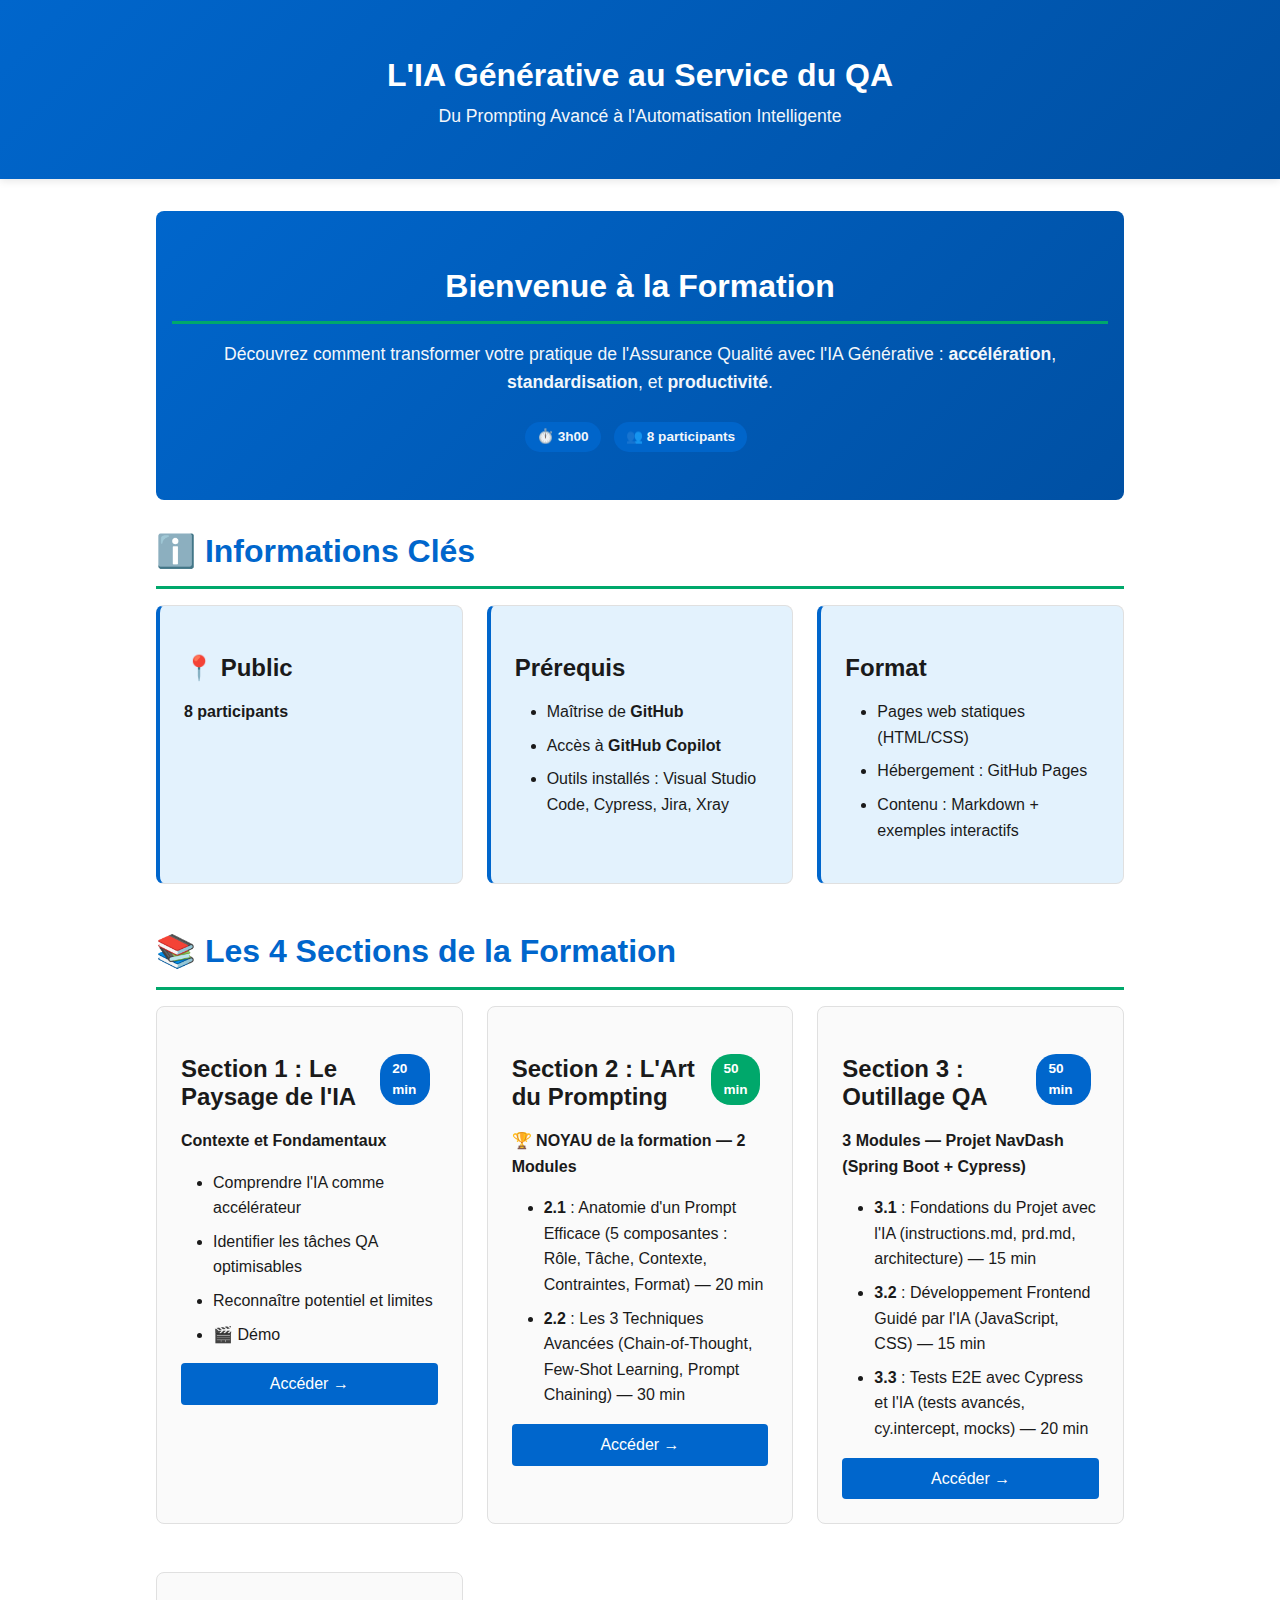
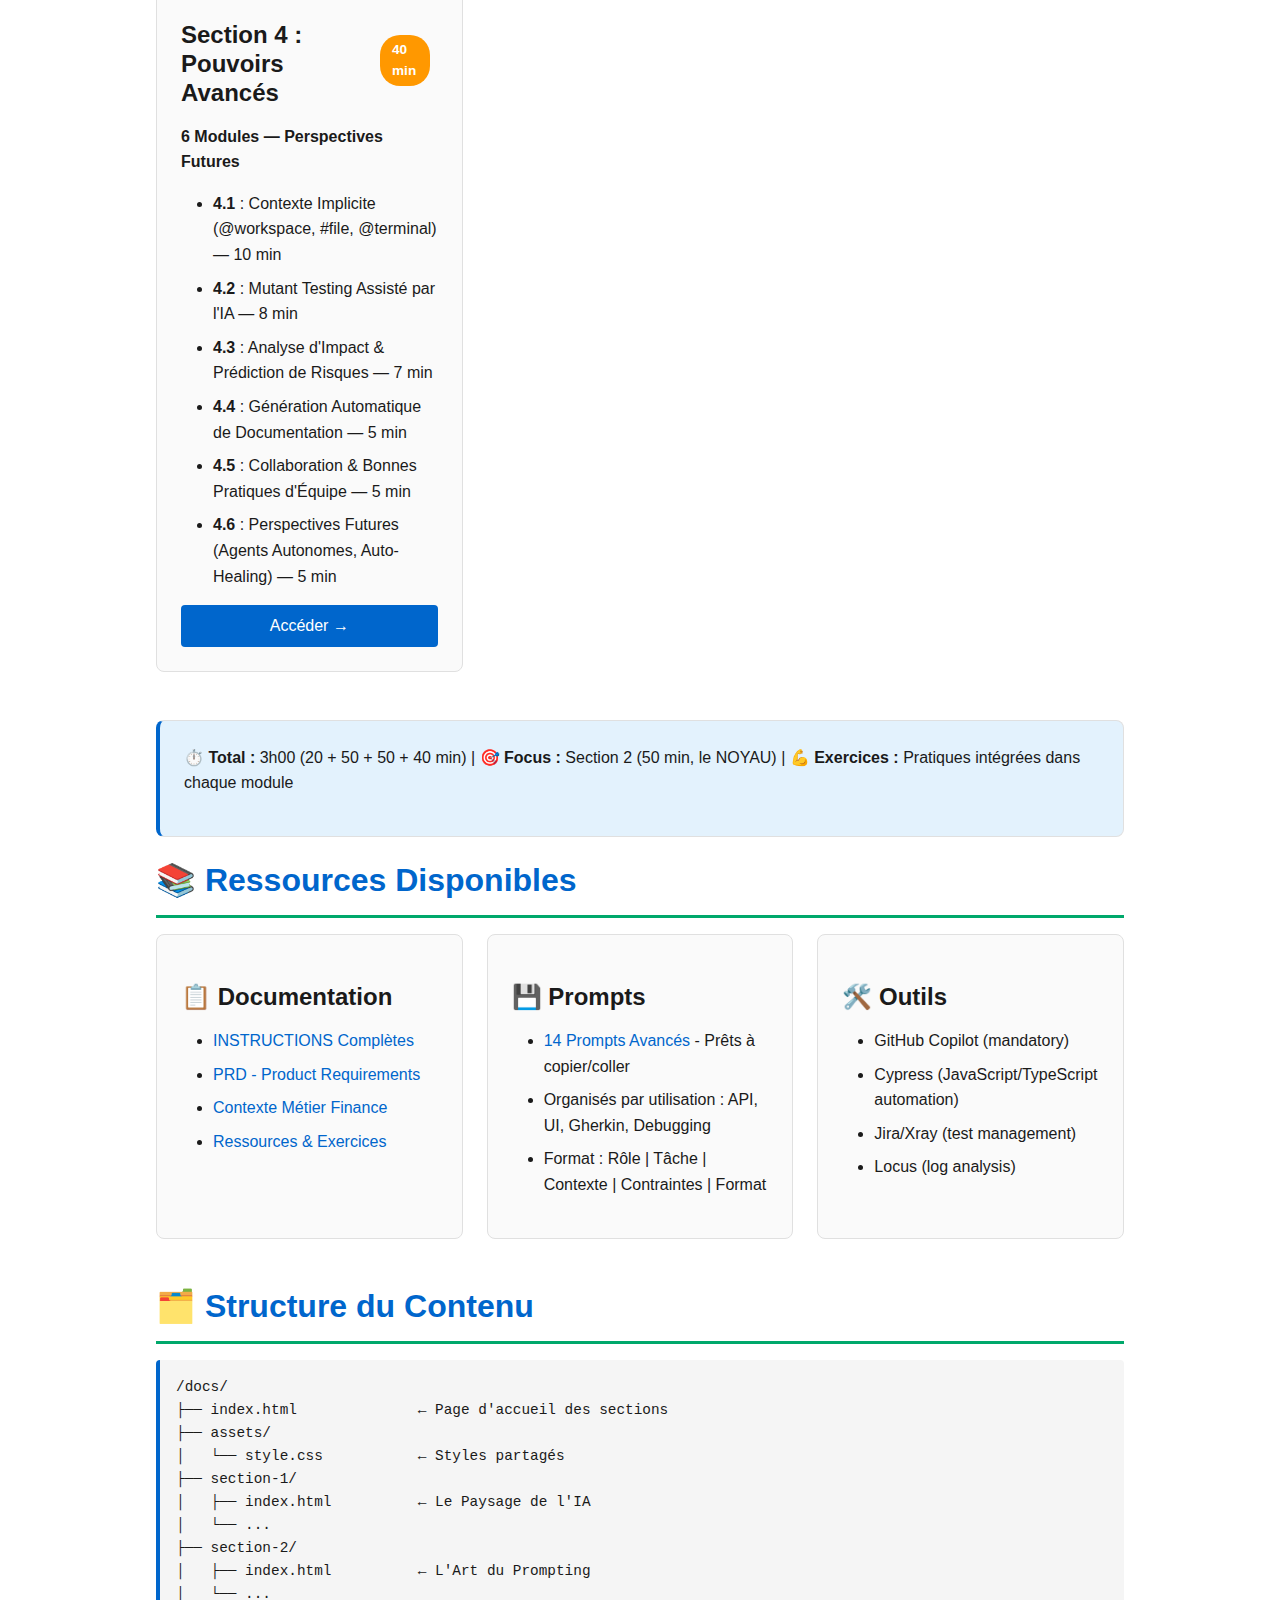
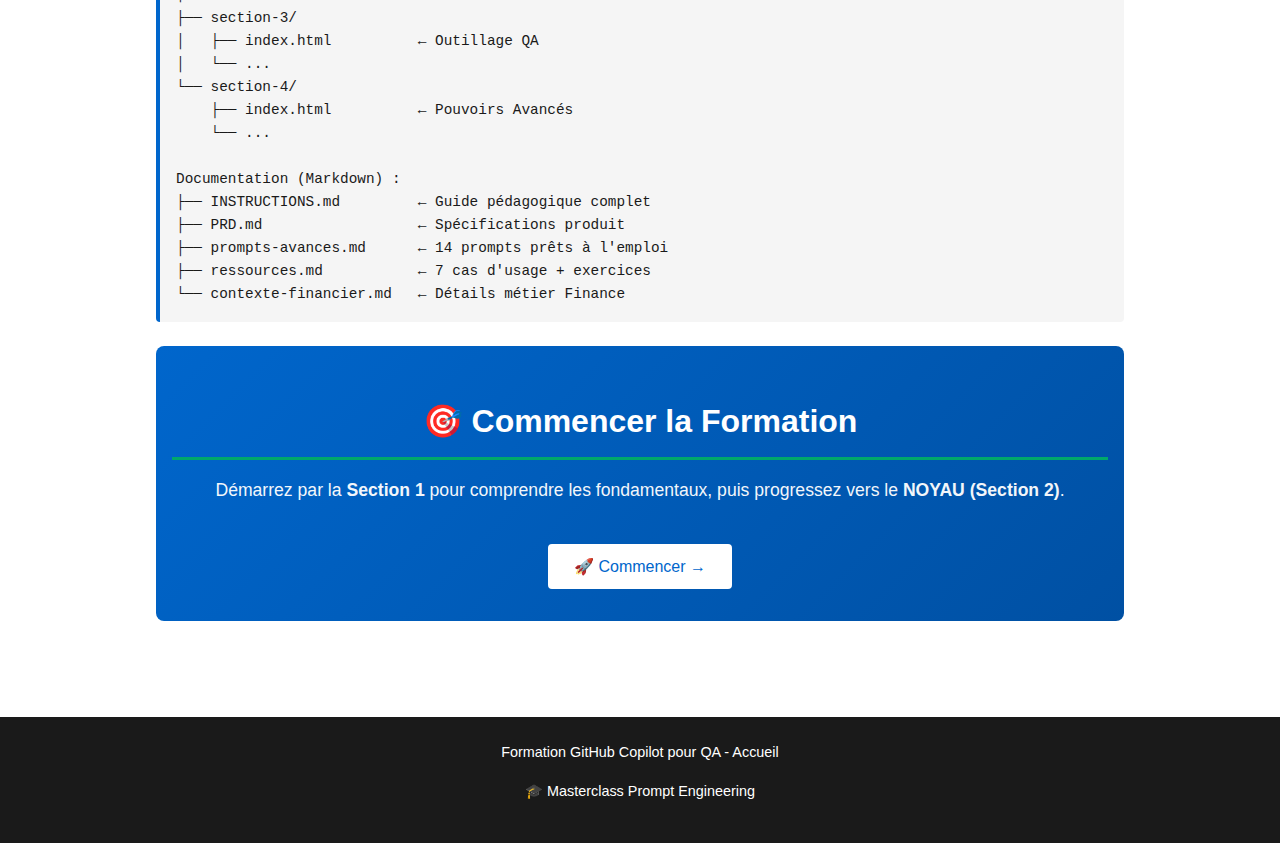
<file: index.html>
<!doctype html>
<html lang="fr">
  <head>
    <meta charset="UTF-8" />
    <meta name="viewport" content="width=device-width, initial-scale=1.0" />
    <title>Formation QA & IA Générative - Accueil</title>
    <link rel="stylesheet" href="docs/assets/style.css" />
  </head>
  <body>
    <header>
      <div class="container">
        <h1>L'IA Générative au Service du QA</h1>
        <p class="subtitle">
          Du Prompting Avancé à l'Automatisation Intelligente
        </p>
      </div>
    </header>

    <main>
      <div class="container">
        <!-- HERO -->
        <section class="hero text-center">
          <h2>Bienvenue à la Formation</h2>
          <p>
            Découvrez comment transformer votre pratique de l'Assurance Qualité
            avec l'IA Générative :
            <strong>accélération</strong>, <strong>standardisation</strong>, et
            <strong>productivité</strong>.
          </p>
          <p style="font-size: 1.2rem; margin-top: var(--spacing-lg)">
            <span class="badge primary">⏱️ 3h00</span>
            <span class="badge primary">👥 8 participants</span>
          </p>
        </section>

        <!-- INFORMATIONS CLÉS -->
        <section>
          <h2>ℹ️ Informations Clés</h2>
          <div class="grid">
            <div class="card highlight">
              <h3>📍 Public</h3>
              <p><strong>8 participants</strong></p>
            </div>

            <div class="card highlight">
              <h3>Prérequis</h3>
              <ul>
                <li>Maîtrise de <strong>GitHub</strong></li>
                <li>Accès à <strong>GitHub Copilot</strong></li>
                <li>
                  Outils installés : Visual Studio Code, Cypress, Jira, Xray
                </li>
              </ul>
            </div>

            <div class="card highlight">
              <h3>Format</h3>
              <ul>
                <li>Pages web statiques (HTML/CSS)</li>
                <li>Hébergement : GitHub Pages</li>
                <li>Contenu : Markdown + exemples interactifs</li>
              </ul>
            </div>
          </div>
        </section>

        <!-- 4 SECTIONS DE LA FORMATION -->
        <section>
          <h2>📚 Les 4 Sections de la Formation</h2>

          <div class="grid">
            <!-- Section 1 -->
            <div class="card">
              <div
                style="
                  display: flex;
                  justify-content: space-between;
                  align-items: center;
                "
              >
                <h3>Section 1 : Le Paysage de l'IA</h3>
                <span class="badge primary">20 min</span>
              </div>
              <p><strong>Contexte et Fondamentaux</strong></p>
              <ul>
                <li>Comprendre l'IA comme accélérateur</li>
                <li>Identifier les tâches QA optimisables</li>
                <li>Reconnaître potentiel et limites</li>
                <li>🎬 Démo</li>
              </ul>
              <a
                href="docs/section-1/index.html"
                class="button"
                style="
                  display: block;
                  text-align: center;
                  margin-top: var(--spacing-md);
                "
                >Accéder →</a
              >
            </div>

            <!-- Section 2 -->
            <div class="card">
              <div
                style="
                  display: flex;
                  justify-content: space-between;
                  align-items: center;
                "
              >
                <h3>Section 2 : L'Art du Prompting</h3>
                <span class="badge success">50 min</span>
              </div>
              <p><strong>🏆 NOYAU de la formation — 2 Modules</strong></p>
              <ul>
                <li>
                  <strong>2.1</strong> : Anatomie d'un Prompt Efficace (5
                  composantes : Rôle, Tâche, Contexte, Contraintes, Format) — 20
                  min
                </li>
                <li>
                  <strong>2.2</strong> : Les 3 Techniques Avancées
                  (Chain-of-Thought, Few-Shot Learning, Prompt Chaining) — 30
                  min
                </li>
              </ul>
              <a
                href="docs/section-2/index.html"
                class="button"
                style="
                  display: block;
                  text-align: center;
                  margin-top: var(--spacing-md);
                "
                >Accéder →</a
              >
            </div>

            <!-- Section 3 -->
            <div class="card">
              <div
                style="
                  display: flex;
                  justify-content: space-between;
                  align-items: center;
                "
              >
                <h3>Section 3 : Outillage QA</h3>
                <span class="badge primary">50 min</span>
              </div>
              <p>
                <strong
                  >3 Modules — Projet NavDash (Spring Boot + Cypress)</strong
                >
              </p>
              <ul>
                <li>
                  <strong>3.1</strong> : Fondations du Projet avec l'IA
                  (instructions.md, prd.md, architecture) — 15 min
                </li>
                <li>
                  <strong>3.2</strong> : Développement Frontend Guidé par l'IA
                  (JavaScript, CSS) — 15 min
                </li>
                <li>
                  <strong>3.3</strong> : Tests E2E avec Cypress et l'IA (tests
                  avancés, cy.intercept, mocks) — 20 min
                </li>
              </ul>
              <a
                href="docs/section-3/index.html"
                class="button"
                style="
                  display: block;
                  text-align: center;
                  margin-top: var(--spacing-md);
                "
                >Accéder →</a
              >
            </div>

            <!-- Section 4 -->
            <div class="card">
              <div
                style="
                  display: flex;
                  justify-content: space-between;
                  align-items: center;
                "
              >
                <h3>Section 4 : Pouvoirs Avancés</h3>
                <span class="badge warning">40 min</span>
              </div>
              <p><strong>6 Modules — Perspectives Futures</strong></p>
              <ul>
                <li>
                  <strong>4.1</strong> : Contexte Implicite (@workspace, #file,
                  @terminal) — 10 min
                </li>
                <li>
                  <strong>4.2</strong> : Mutant Testing Assisté par l'IA — 8 min
                </li>
                <li>
                  <strong>4.3</strong> : Analyse d'Impact & Prédiction de
                  Risques — 7 min
                </li>
                <li>
                  <strong>4.4</strong> : Génération Automatique de Documentation
                  — 5 min
                </li>
                <li>
                  <strong>4.5</strong> : Collaboration & Bonnes Pratiques
                  d'Équipe — 5 min
                </li>
                <li>
                  <strong>4.6</strong> : Perspectives Futures (Agents Autonomes,
                  Auto-Healing) — 5 min
                </li>
              </ul>
              <a
                href="docs/section-4/index.html"
                class="button"
                style="
                  display: block;
                  text-align: center;
                  margin-top: var(--spacing-md);
                "
                >Accéder →</a
              >
            </div>
          </div>

          <div class="card highlight mt-lg">
            <p>
              <strong>⏱️ Total :</strong> 3h00 (20 + 50 + 50 + 40 min) |
              <strong>🎯 Focus :</strong> Section 2 (50 min, le NOYAU) |
              <strong>💪 Exercices :</strong> Pratiques intégrées dans chaque
              module
            </p>
          </div>
        </section>

        <!-- RESSOURCES -->
        <section>
          <h2>📚 Ressources Disponibles</h2>

          <div class="grid">
            <div class="card">
              <h3>📋 Documentation</h3>
              <ul>
                <li><a href="INSTRUCTIONS.md">INSTRUCTIONS Complètes</a></li>
                <li><a href="PRD.md">PRD - Product Requirements</a></li>
                <li>
                  <a href="contexte-financier.md">Contexte Métier Finance</a>
                </li>
                <li><a href="ressources.md">Ressources & Exercices</a></li>
              </ul>
            </div>

            <div class="card">
              <h3>💾 Prompts</h3>
              <ul>
                <li>
                  <a href="prompts-avances.md">14 Prompts Avancés</a> - Prêts à
                  copier/coller
                </li>
                <li>Organisés par utilisation : API, UI, Gherkin, Debugging</li>
                <li>Format : Rôle | Tâche | Contexte | Contraintes | Format</li>
              </ul>
            </div>

            <div class="card">
              <h3>🛠️ Outils</h3>
              <ul>
                <li>GitHub Copilot (mandatory)</li>
                <li>Cypress (JavaScript/TypeScript automation)</li>
                <li>Jira/Xray (test management)</li>
                <li>Locus (log analysis)</li>
              </ul>
            </div>
          </div>
        </section>

        <!-- STRUCTURE DU CONTENU -->
        <section>
          <h2>🗂️ Structure du Contenu</h2>

          <pre><code>/docs/
├── index.html              ← Page d'accueil des sections
├── assets/
│   └── style.css           ← Styles partagés
├── section-1/
│   ├── index.html          ← Le Paysage de l'IA
│   └── ...
├── section-2/
│   ├── index.html          ← L'Art du Prompting
│   └── ...
├── section-3/
│   ├── index.html          ← Outillage QA
│   └── ...
└── section-4/
    ├── index.html          ← Pouvoirs Avancés
    └── ...

Documentation (Markdown) :
├── INSTRUCTIONS.md         ← Guide pédagogique complet
├── PRD.md                  ← Spécifications produit
├── prompts-avances.md      ← 14 prompts prêts à l'emploi
├── ressources.md           ← 7 cas d'usage + exercices
└── contexte-financier.md   ← Détails métier Finance</code></pre>
        </section>

        <!-- CTA PRINCIPAL -->
        <section class="text-center mt-lg">
          <div class="hero">
            <h2>🎯 Commencer la Formation</h2>
            <p>
              Démarrez par la <strong>Section 1</strong> pour comprendre les
              fondamentaux, puis progressez vers le
              <strong>NOYAU (Section 2)</strong>.
            </p>
            <a
              href="docs/section-1/index.html"
              class="button"
              style="
                display: inline-block;
                margin-top: var(--spacing-lg);
                background-color: white;
                color: var(--color-primary);
                border: 2px solid white;
              "
              >🚀 Commencer →</a
            >
          </div>
        </section>
      </div>
    </main>

    <footer>
      <p>Formation GitHub Copilot pour QA - Accueil</p>
      <p>🎓 Masterclass Prompt Engineering</p>
    </footer>
  </body>
</html>
</file>
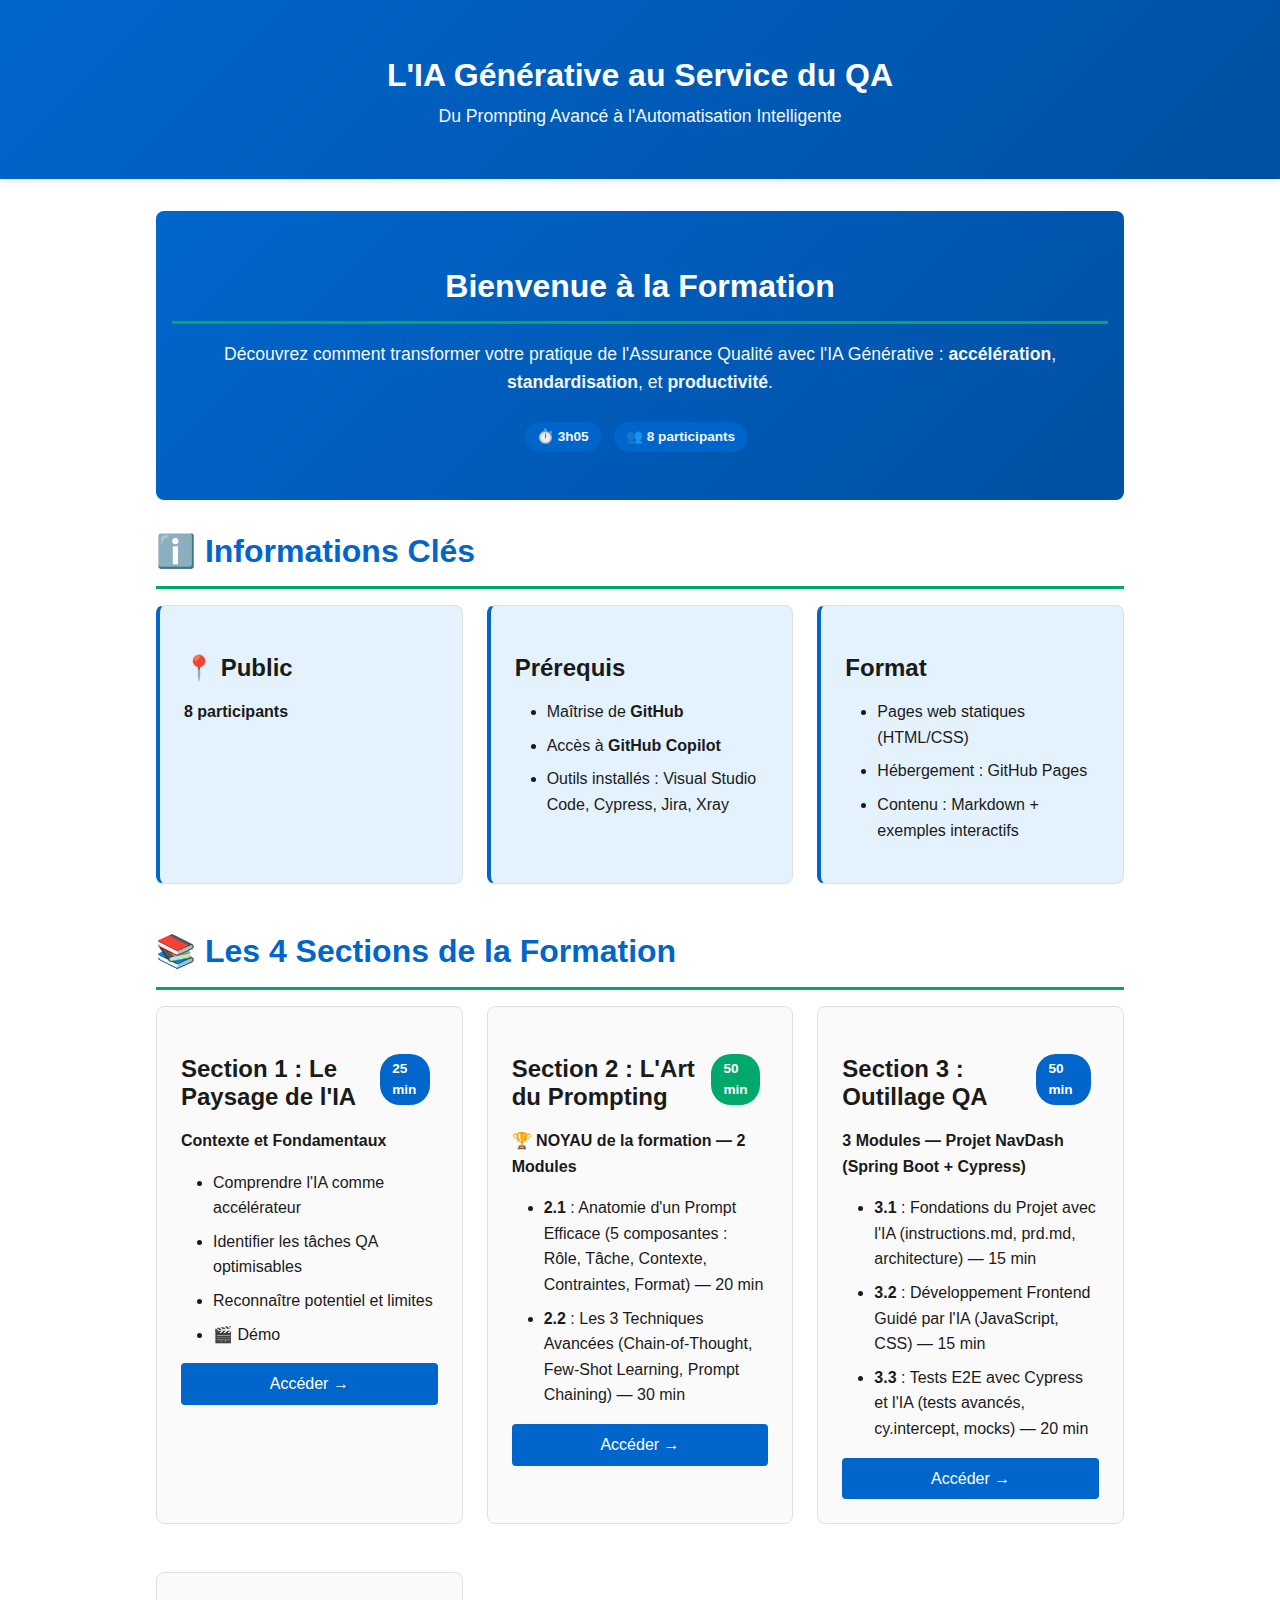
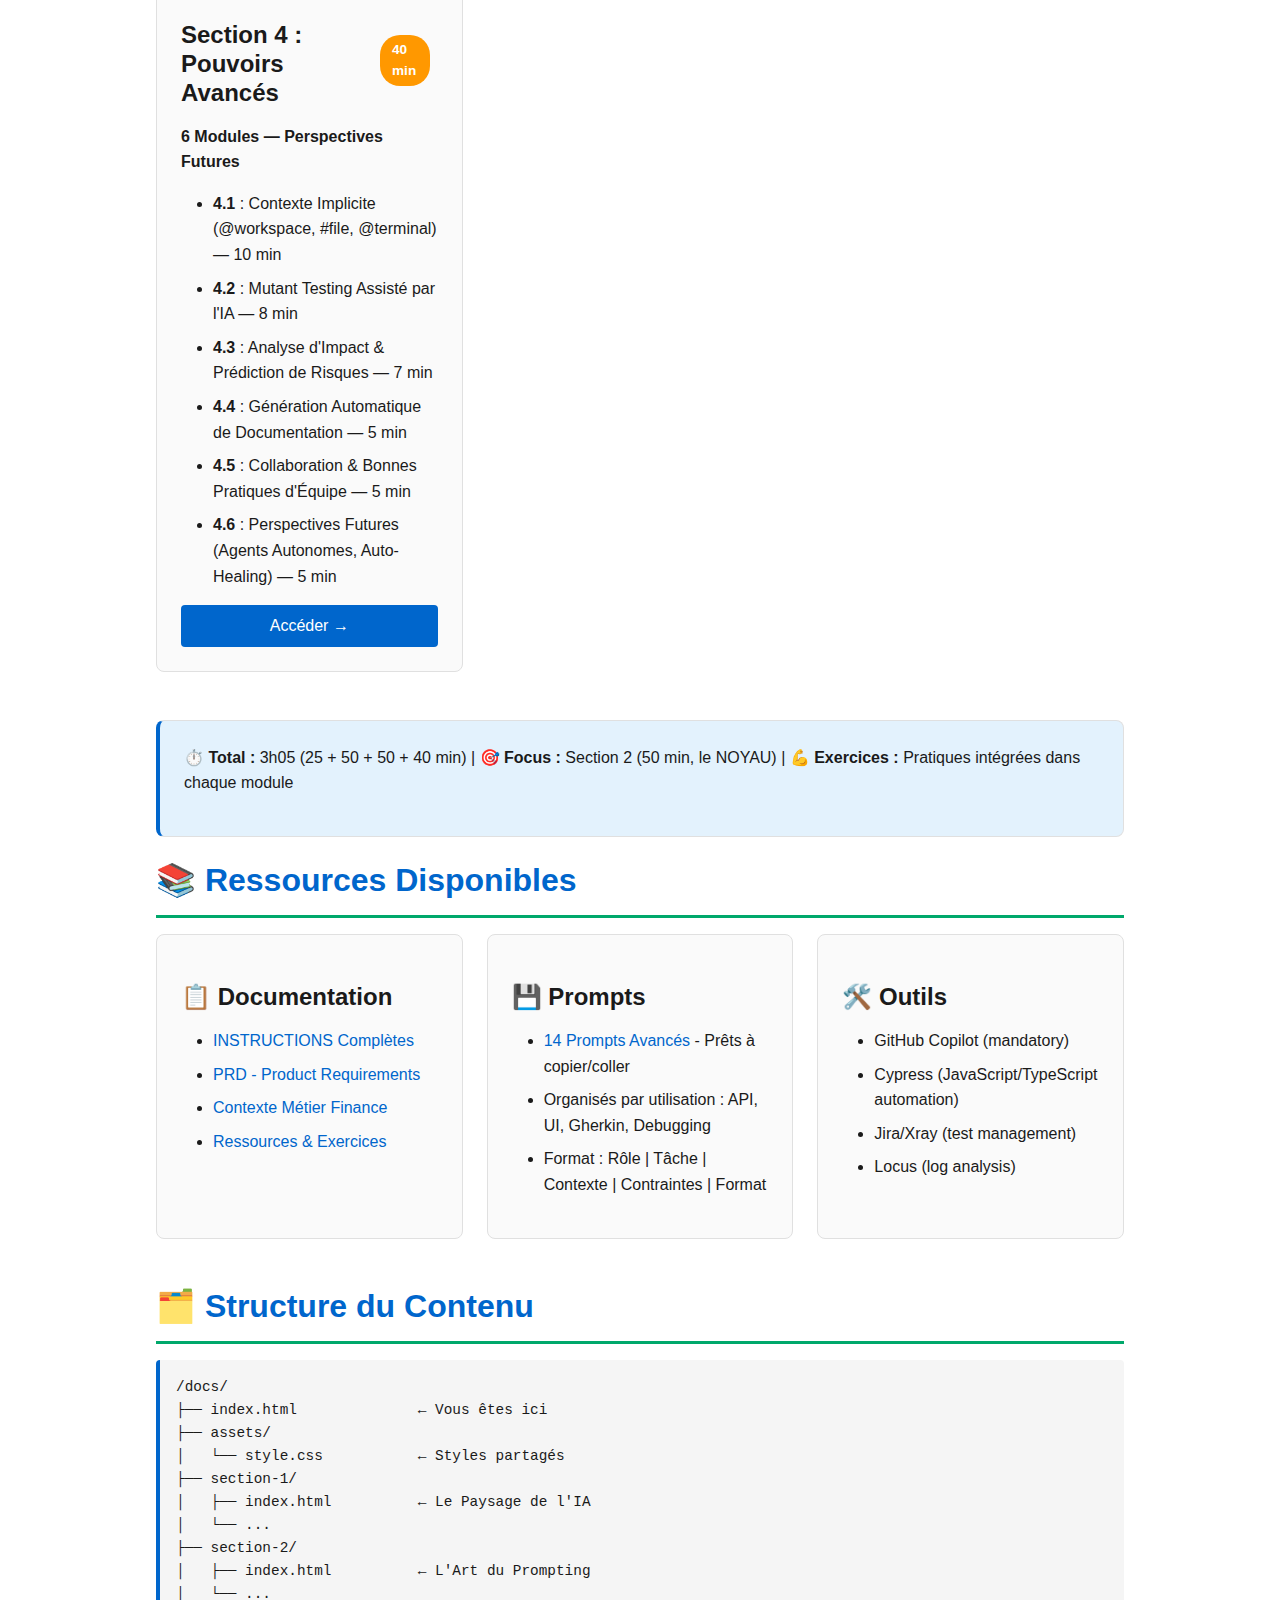
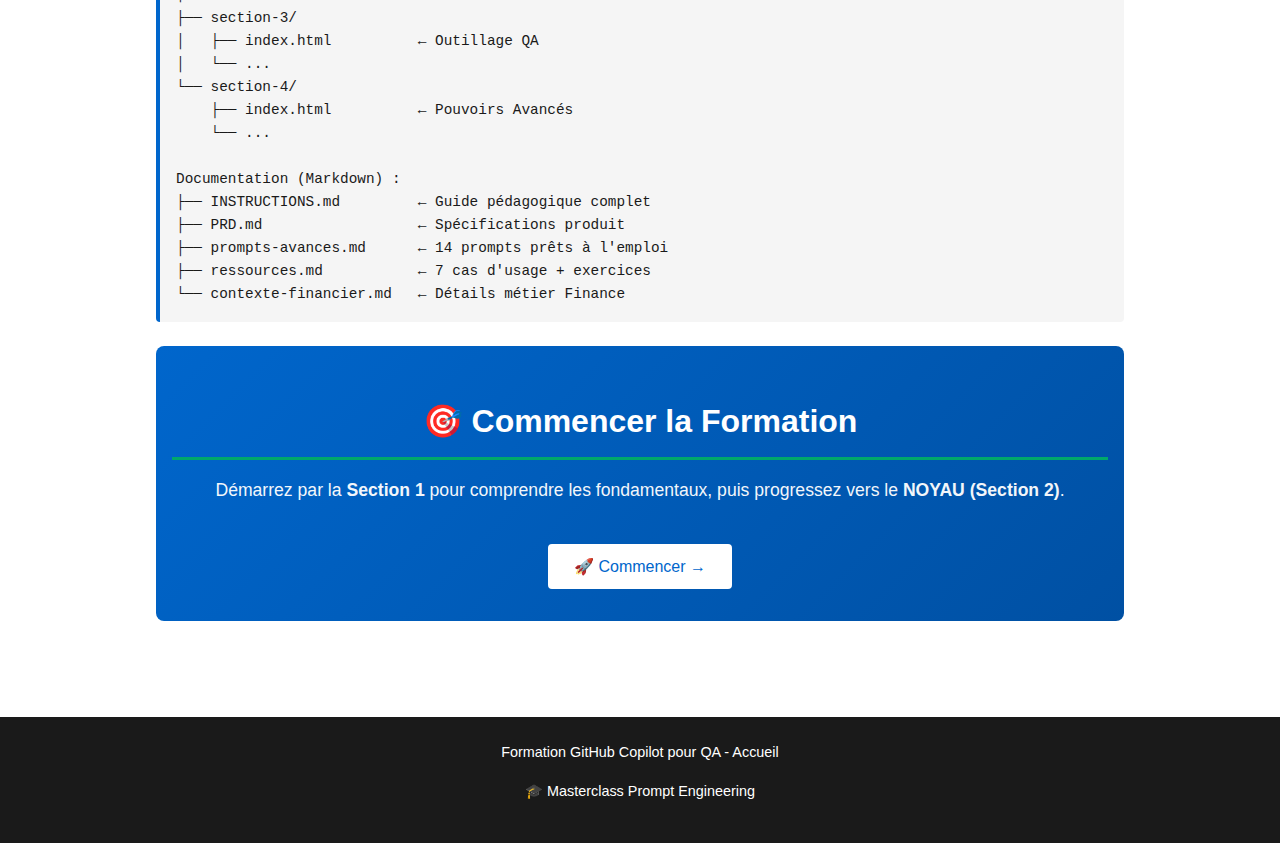
<file: docs/index.html>
<!DOCTYPE html>
<html lang="fr">
  <head>
    <meta charset="UTF-8" />
    <meta name="viewport" content="width=device-width, initial-scale=1.0" />
    <title>Formation QA & IA Générative - Accueil</title>
    <link rel="stylesheet" href="assets/style.css" />
  </head>
  <body>
    <header>
      <div class="container">
        <h1>L'IA Générative au Service du QA</h1>
        <p class="subtitle">
          Du Prompting Avancé à l'Automatisation Intelligente
        </p>
      </div>
    </header>

    <main>
      <div class="container">
        <!-- HERO -->
        <section class="hero text-center">
          <h2>Bienvenue à la Formation</h2>
          <p>
            Découvrez comment transformer votre pratique de l'Assurance Qualité
            avec l'IA Générative :
            <strong>accélération</strong>, <strong>standardisation</strong>, et
            <strong>productivité</strong>.
          </p>
          <p style="font-size: 1.2rem; margin-top: var(--spacing-lg)">
            <span class="badge primary">⏱️ 3h05</span>
            <span class="badge primary">👥 8 participants</span>
          </p>
        </section>

        <!-- INFORMATIONS CLÉS -->
        <section>
          <h2>ℹ️ Informations Clés</h2>
          <div class="grid">
            <div class="card highlight">
              <h3>📍 Public</h3>
              <p><strong>8 participants</strong></p>
            </div>

            <div class="card highlight">
              <h3>Prérequis</h3>
              <ul>
                <li>Maîtrise de <strong>GitHub</strong></li>
                <li>Accès à <strong>GitHub Copilot</strong></li>
                <li>
                  Outils installés : Visual Studio Code, Cypress, Jira, Xray
                </li>
              </ul>
            </div>

            <div class="card highlight">
              <h3>Format</h3>
              <ul>
                <li>Pages web statiques (HTML/CSS)</li>
                <li>Hébergement : GitHub Pages</li>
                <li>Contenu : Markdown + exemples interactifs</li>
              </ul>
            </div>
          </div>
        </section>

        <!-- 4 SECTIONS DE LA FORMATION -->
        <section>
          <h2>📚 Les 4 Sections de la Formation</h2>

          <div class="grid">
            <!-- Section 1 -->
            <div class="card">
              <div
                style="
                  display: flex;
                  justify-content: space-between;
                  align-items: center;
                "
              >
                <h3>Section 1 : Le Paysage de l'IA</h3>
                <span class="badge primary">25 min</span>
              </div>
              <p><strong>Contexte et Fondamentaux</strong></p>
              <ul>
                <li>Comprendre l'IA comme accélérateur</li>
                <li>Identifier les tâches QA optimisables</li>
                <li>Reconnaître potentiel et limites</li>
                <li>🎬 Démo</li>
              </ul>
              <a
                href="section-1/index.html"
                class="button"
                style="
                  display: block;
                  text-align: center;
                  margin-top: var(--spacing-md);
                "
                >Accéder →</a
              >
            </div>

            <!-- Section 2 -->
            <div class="card">
              <div
                style="
                  display: flex;
                  justify-content: space-between;
                  align-items: center;
                "
              >
                <h3>Section 2 : L'Art du Prompting</h3>
                <span class="badge success">50 min</span>
              </div>
              <p><strong>🏆 NOYAU de la formation — 2 Modules</strong></p>
              <ul>
                <li>
                  <strong>2.1</strong> : Anatomie d'un Prompt Efficace (5
                  composantes : Rôle, Tâche, Contexte, Contraintes, Format) — 20
                  min
                </li>
                <li>
                  <strong>2.2</strong> : Les 3 Techniques Avancées
                  (Chain-of-Thought, Few-Shot Learning, Prompt Chaining) — 30
                  min
                </li>
              </ul>
              <a
                href="section-2/index.html"
                class="button"
                style="
                  display: block;
                  text-align: center;
                  margin-top: var(--spacing-md);
                "
                >Accéder →</a
              >
            </div>

            <!-- Section 3 -->
            <div class="card">
              <div
                style="
                  display: flex;
                  justify-content: space-between;
                  align-items: center;
                "
              >
                <h3>Section 3 : Outillage QA</h3>
                <span class="badge primary">50 min</span>
              </div>
              <p>
                <strong
                  >3 Modules — Projet NavDash (Spring Boot + Cypress)</strong
                >
              </p>
              <ul>
                <li>
                  <strong>3.1</strong> : Fondations du Projet avec l'IA
                  (instructions.md, prd.md, architecture) — 15 min
                </li>
                <li>
                  <strong>3.2</strong> : Développement Frontend Guidé par l'IA
                  (JavaScript, CSS) — 15 min
                </li>
                <li>
                  <strong>3.3</strong> : Tests E2E avec Cypress et l'IA (tests
                  avancés, cy.intercept, mocks) — 20 min
                </li>
              </ul>
              <a
                href="section-3/index.html"
                class="button"
                style="
                  display: block;
                  text-align: center;
                  margin-top: var(--spacing-md);
                "
                >Accéder →</a
              >
            </div>

            <!-- Section 4 -->
            <div class="card">
              <div
                style="
                  display: flex;
                  justify-content: space-between;
                  align-items: center;
                "
              >
                <h3>Section 4 : Pouvoirs Avancés</h3>
                <span class="badge warning">40 min</span>
              </div>
              <p><strong>6 Modules — Perspectives Futures</strong></p>
              <ul>
                <li>
                  <strong>4.1</strong> : Contexte Implicite (@workspace, #file,
                  @terminal) — 10 min
                </li>
                <li>
                  <strong>4.2</strong> : Mutant Testing Assisté par l'IA — 8 min
                </li>
                <li>
                  <strong>4.3</strong> : Analyse d'Impact & Prédiction de
                  Risques — 7 min
                </li>
                <li>
                  <strong>4.4</strong> : Génération Automatique de Documentation
                  — 5 min
                </li>
                <li>
                  <strong>4.5</strong> : Collaboration & Bonnes Pratiques
                  d'Équipe — 5 min
                </li>
                <li>
                  <strong>4.6</strong> : Perspectives Futures (Agents Autonomes,
                  Auto-Healing) — 5 min
                </li>
              </ul>
              <a
                href="section-4/index.html"
                class="button"
                style="
                  display: block;
                  text-align: center;
                  margin-top: var(--spacing-md);
                "
                >Accéder →</a
              >
            </div>
          </div>

          <div class="card highlight mt-lg">
            <p>
              <strong>⏱️ Total :</strong> 3h05 (25 + 50 + 50 + 40 min) |
              <strong>🎯 Focus :</strong> Section 2 (50 min, le NOYAU) |
              <strong>💪 Exercices :</strong> Pratiques intégrées dans chaque
              module
            </p>
          </div>
        </section>

        <!-- RESSOURCES -->
        <section>
          <h2>📚 Ressources Disponibles</h2>

          <div class="grid">
            <div class="card">
              <h3>📋 Documentation</h3>
              <ul>
                <li><a href="INSTRUCTIONS.md">INSTRUCTIONS Complètes</a></li>
                <li><a href="PRD.md">PRD - Product Requirements</a></li>
                <li>
                  <a href="contexte-financier.md">Contexte Métier Finance</a>
                </li>
                <li><a href="ressources.md">Ressources & Exercices</a></li>
              </ul>
            </div>

            <div class="card">
              <h3>💾 Prompts</h3>
              <ul>
                <li>
                  <a href="prompts-avances.md">14 Prompts Avancés</a> - Prêts à
                  copier/coller
                </li>
                <li>Organisés par utilisation : API, UI, Gherkin, Debugging</li>
                <li>Format : Rôle | Tâche | Contexte | Contraintes | Format</li>
              </ul>
            </div>

            <div class="card">
              <h3>🛠️ Outils</h3>
              <ul>
                <li>GitHub Copilot (mandatory)</li>
                <li>Cypress (JavaScript/TypeScript automation)</li>
                <li>Jira/Xray (test management)</li>
                <li>Locus (log analysis)</li>
              </ul>
            </div>
          </div>
        </section>

        <!-- STRUCTURE DU CONTENU -->
        <section>
          <h2>🗂️ Structure du Contenu</h2>

          <pre><code>/docs/
├── index.html              ← Vous êtes ici
├── assets/
│   └── style.css           ← Styles partagés
├── section-1/
│   ├── index.html          ← Le Paysage de l'IA
│   └── ...
├── section-2/
│   ├── index.html          ← L'Art du Prompting
│   └── ...
├── section-3/
│   ├── index.html          ← Outillage QA
│   └── ...
└── section-4/
    ├── index.html          ← Pouvoirs Avancés
    └── ...

Documentation (Markdown) :
├── INSTRUCTIONS.md         ← Guide pédagogique complet
├── PRD.md                  ← Spécifications produit
├── prompts-avances.md      ← 14 prompts prêts à l'emploi
├── ressources.md           ← 7 cas d'usage + exercices
└── contexte-financier.md   ← Détails métier Finance</code></pre>
        </section>

        <!-- CTA PRINCIPAL -->
        <section class="text-center mt-lg">
          <div class="hero">
            <h2>🎯 Commencer la Formation</h2>
            <p>
              Démarrez par la <strong>Section 1</strong> pour comprendre les
              fondamentaux, puis progressez vers le
              <strong>NOYAU (Section 2)</strong>.
            </p>
            <a
              href="section-1/index.html"
              class="button"
              style="
                display: inline-block;
                margin-top: var(--spacing-lg);
                background-color: white;
                color: var(--color-primary);
                border: 2px solid white;
              "
              >🚀 Commencer →</a
            >
          </div>
        </section>
      </div>
    </main>

    <footer>
      <p>Formation GitHub Copilot pour QA - Accueil</p>
      <p>🎓 Masterclass Prompt Engineering</p>
    </footer>
  </body>
</html>
</file>
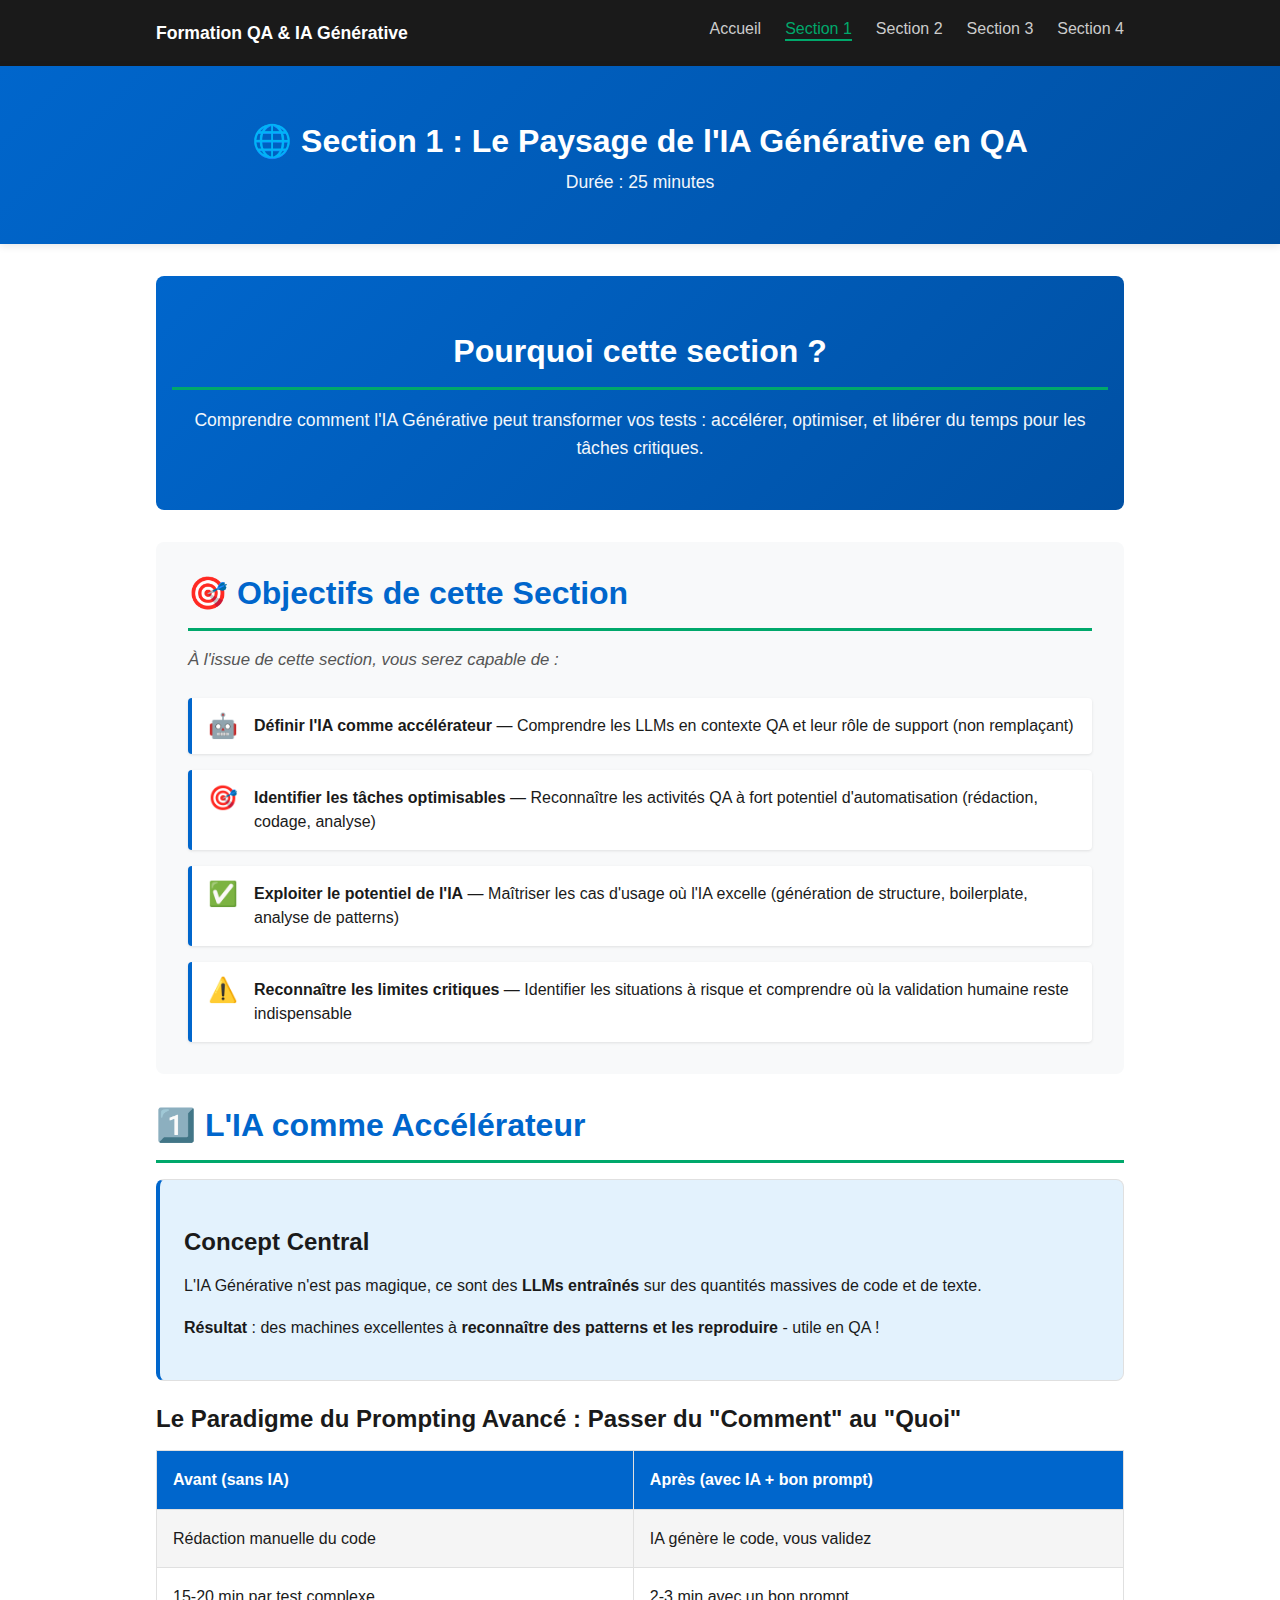
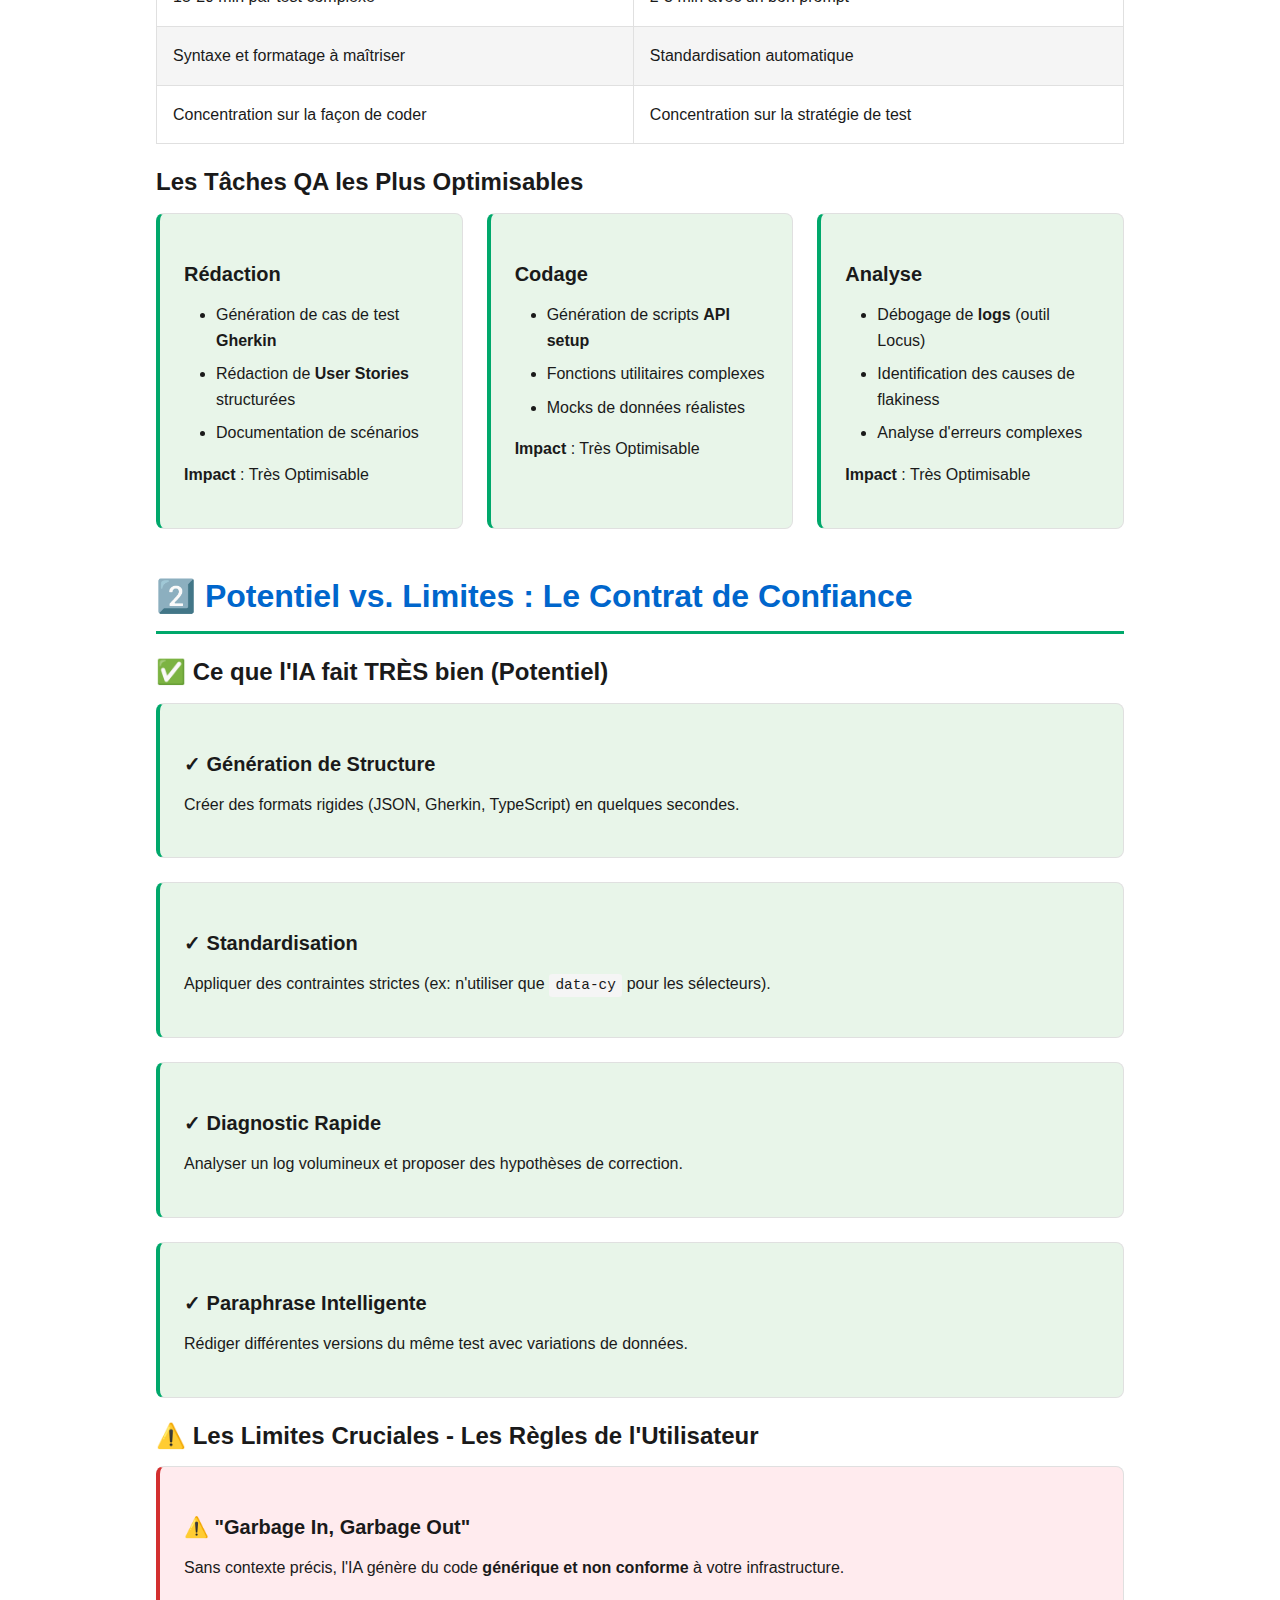
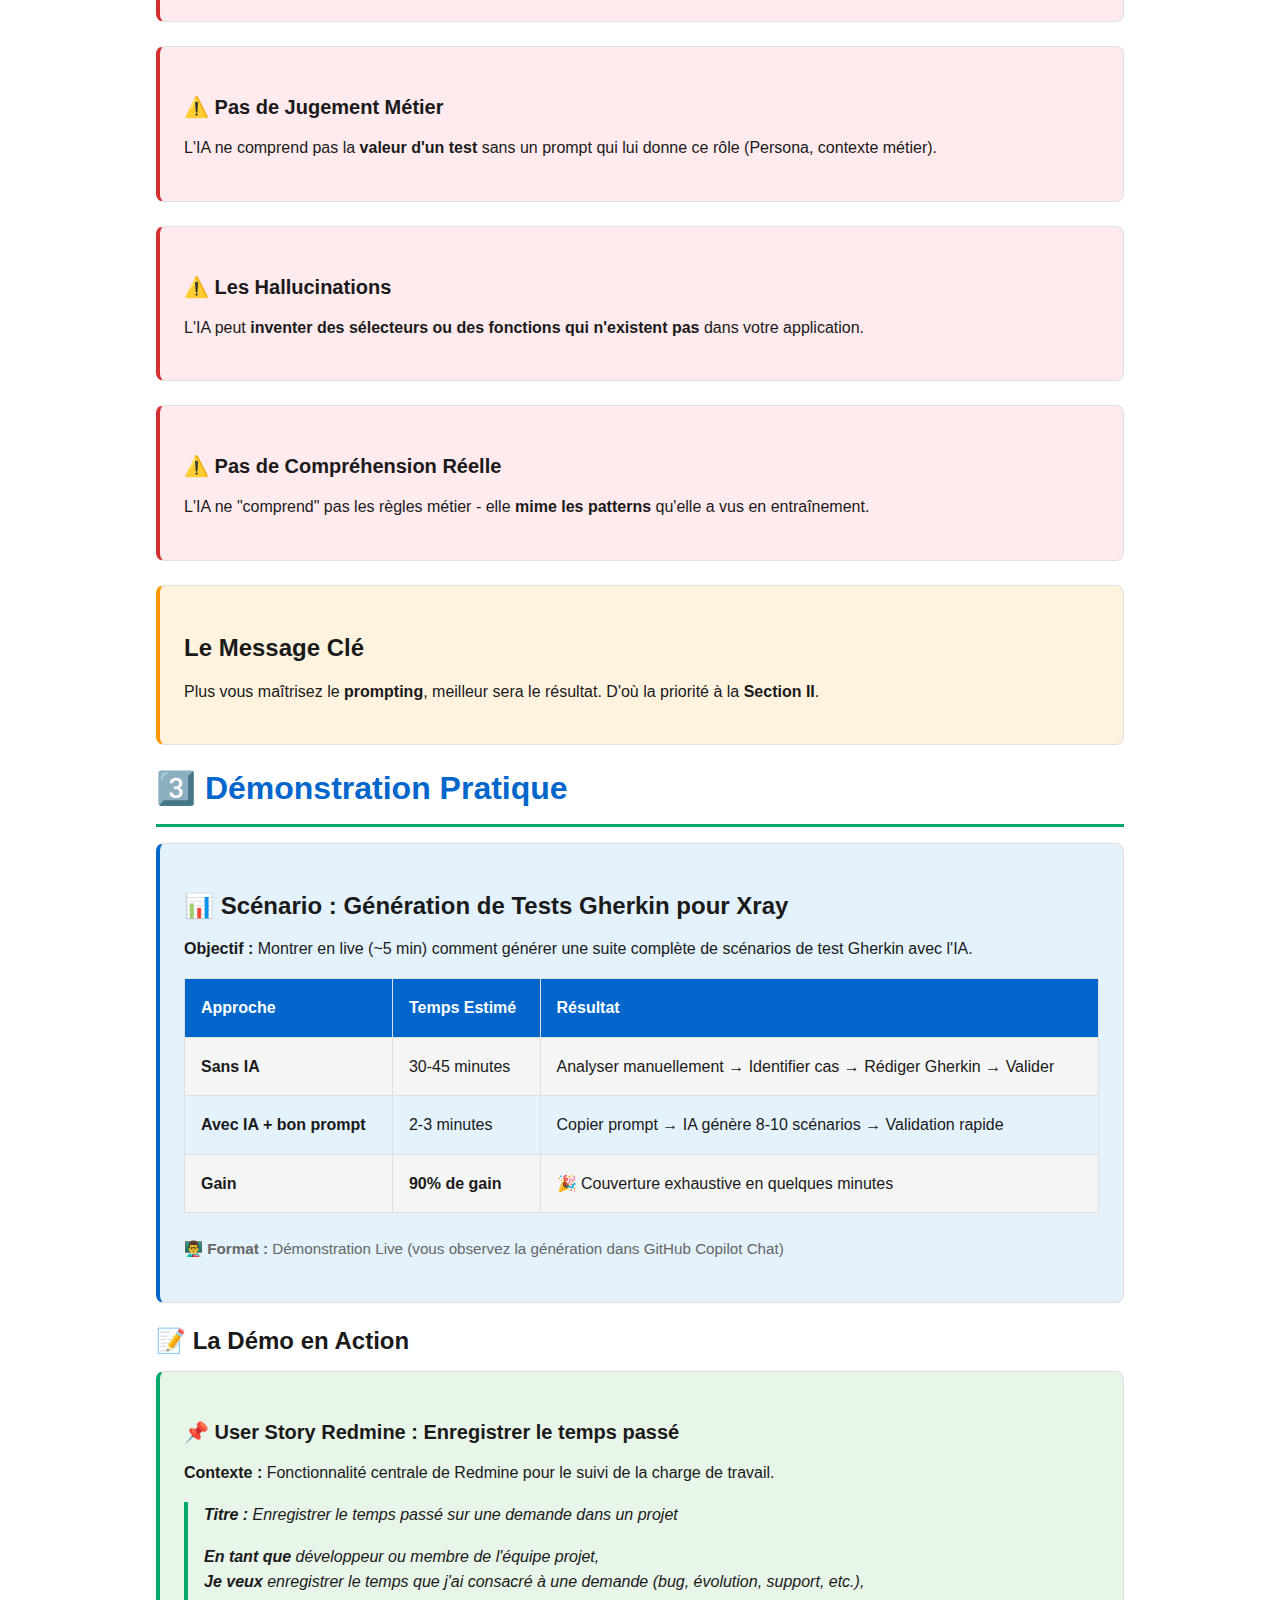
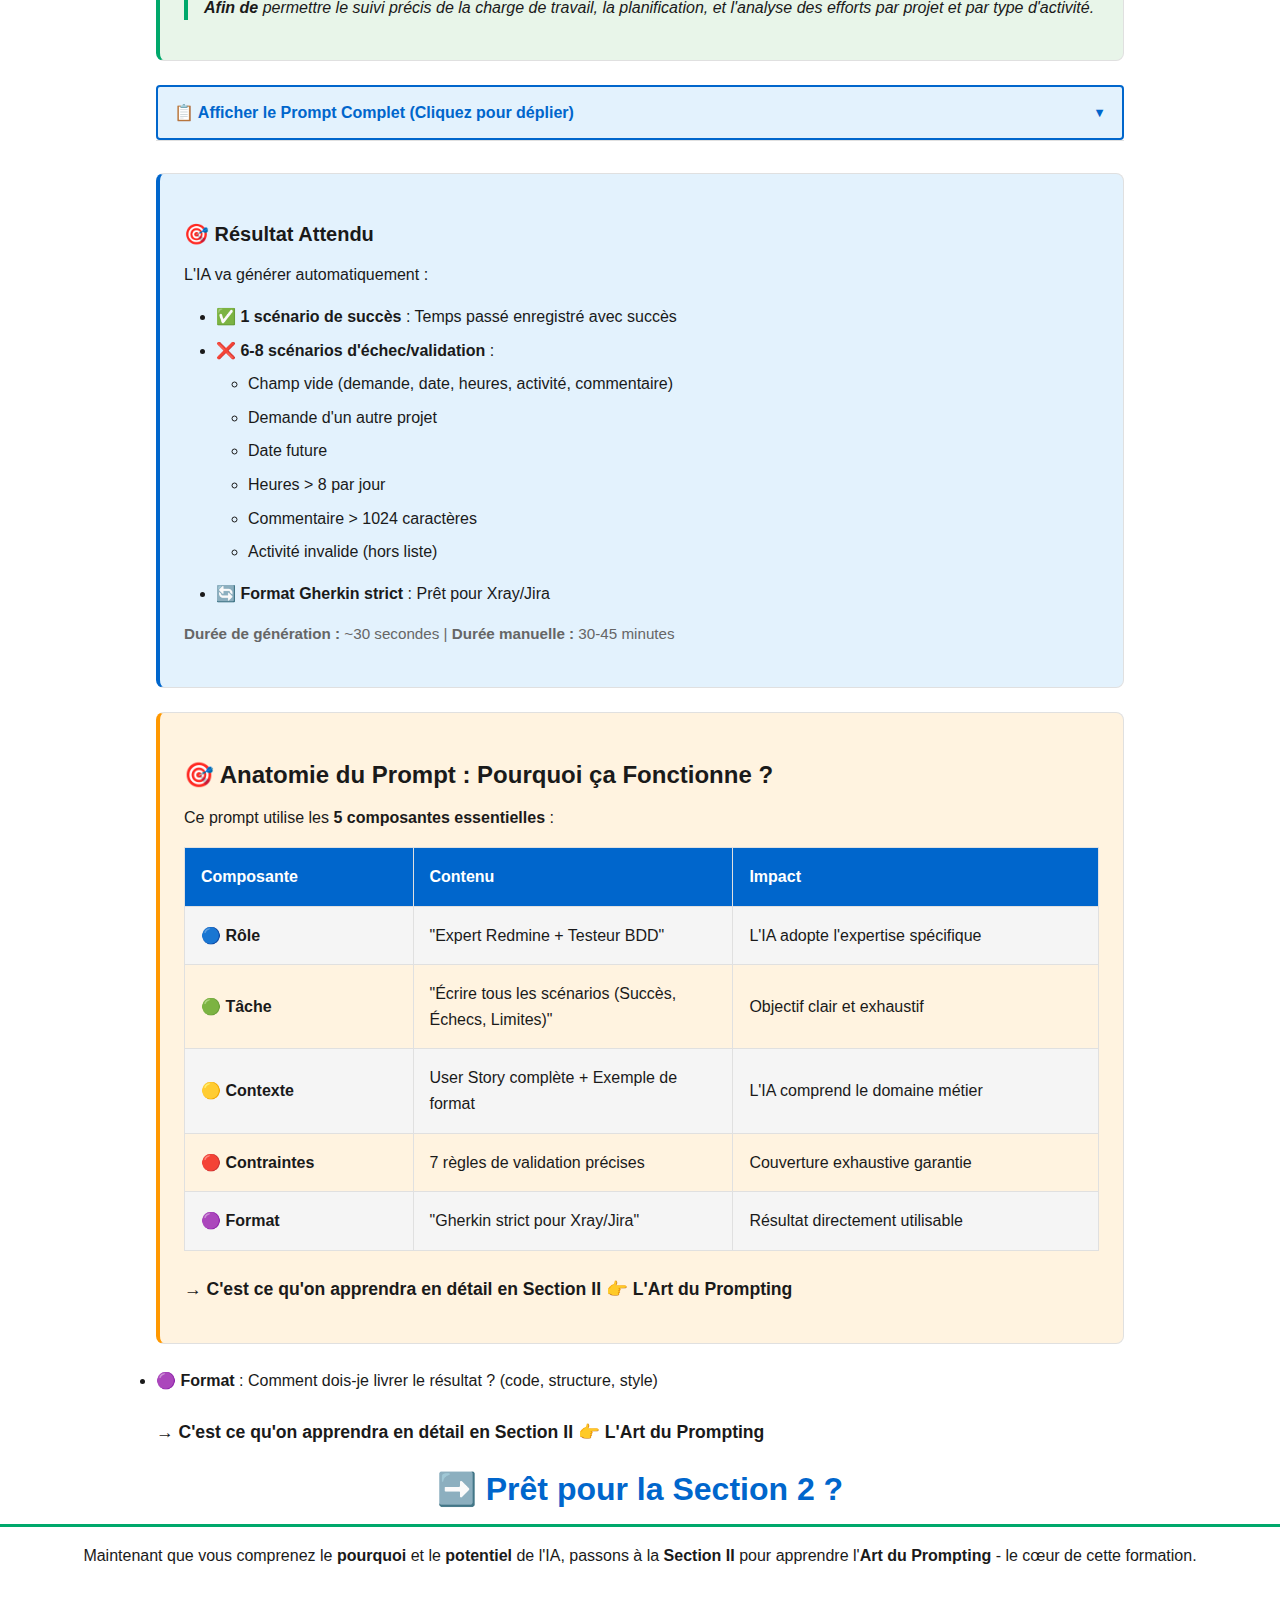
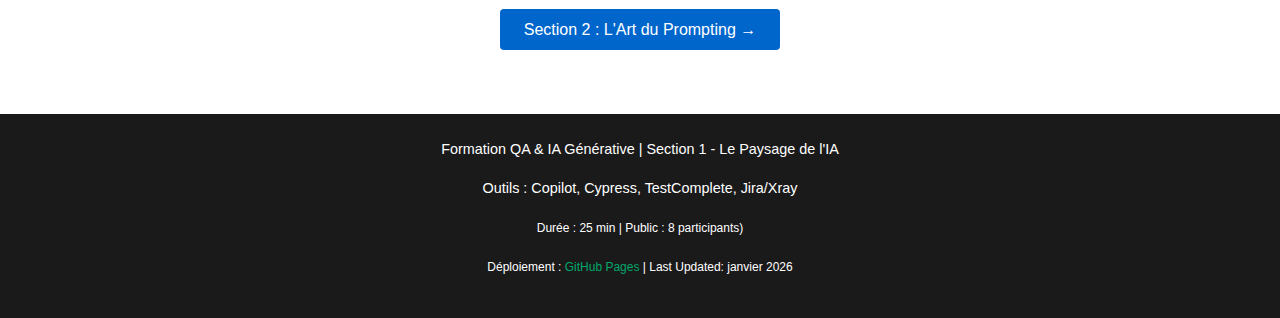
<file: docs/section-1/index.html>
<!DOCTYPE html>
<html lang="fr">
  <head>
    <meta charset="UTF-8" />
    <meta name="viewport" content="width=device-width, initial-scale=1.0" />
    <title>Section 1 - Le Paysage de l'IA Générative en QA</title>
    <link rel="stylesheet" href="../assets/style.css" />
  </head>
  <body>
    <nav>
      <div class="container">
        <div class="nav-title">Formation QA & IA Générative</div>
        <ul>
          <li><a href="../index.html">Accueil</a></li>
          <li><a href="#" class="active">Section 1</a></li>
          <li><a href="../section-2/index.html">Section 2</a></li>
          <li><a href="../section-3/index.html">Section 3</a></li>
          <li><a href="../section-4/index.html">Section 4</a></li>
        </ul>
      </div>
    </nav>

    <header>
      <div class="container">
        <h1>🌐 Section 1 : Le Paysage de l'IA Générative en QA</h1>
        <p class="subtitle">Durée : 25 minutes</p>
      </div>
    </header>

    <main>
      <div class="container">
        <!-- HERO SECTION -->
        <section class="hero">
          <h2>Pourquoi cette section ?</h2>
          <p>
            Comprendre comment l'IA Générative peut transformer vos tests :
            accélérer, optimiser, et libérer du temps pour les tâches critiques.
          </p>
        </section>

        <!-- OBJECTIFS PÉDAGOGIQUES -->
        <section class="objectives-section">
          <h2>🎯 Objectifs de cette Section</h2>
          <p class="intro-text">À l'issue de cette section, vous serez capable de :</p>
          <div class="objectives-list">
            <div class="objective-item">
              <span class="objective-icon">🤖</span>
              <div class="objective-content">
                <strong>Définir l'IA comme accélérateur</strong> — Comprendre les LLMs en contexte QA et leur rôle de support (non remplaçant)
              </div>
            </div>
            <div class="objective-item">
              <span class="objective-icon">🎯</span>
              <div class="objective-content">
                <strong>Identifier les tâches optimisables</strong> — Reconnaître les activités QA à fort potentiel d'automatisation (rédaction, codage, analyse)
              </div>
            </div>
            <div class="objective-item">
              <span class="objective-icon">✅</span>
              <div class="objective-content">
                <strong>Exploiter le potentiel de l'IA</strong> — Maîtriser les cas d'usage où l'IA excelle (génération de structure, boilerplate, analyse de patterns)
              </div>
            </div>
            <div class="objective-item">
              <span class="objective-icon">⚠️</span>
              <div class="objective-content">
                <strong>Reconnaître les limites critiques</strong> — Identifier les situations à risque et comprendre où la validation humaine reste indispensable
              </div>
            </div>
          </div>
        </section>

        <!-- PART 1 : INTRODUCTION -->
        <section>
          <h2>1️⃣ L'IA comme Accélérateur</h2>

          <div class="card highlight">
            <h3>Concept Central</h3>
            <p>
              L'IA Générative n'est pas magique, ce sont des
              <strong>LLMs entraînés</strong> sur des quantités massives de code
              et de texte.
            </p>
            <p>
              <strong>Résultat</strong> : des machines excellentes à
              <strong>reconnaître des patterns et les reproduire</strong> -
              utile en QA !
            </p>
          </div>

          <h3>
            Le Paradigme du Prompting Avancé : Passer du "Comment" au "Quoi"
          </h3>

          <table>
            <tr>
              <th>Avant (sans IA)</th>
              <th>Après (avec IA + bon prompt)</th>
            </tr>
            <tr>
              <td>Rédaction manuelle du code</td>
              <td>IA génère le code, vous validez</td>
            </tr>
            <tr>
              <td>15-20 min par test complexe</td>
              <td>2-3 min avec un bon prompt</td>
            </tr>
            <tr>
              <td>Syntaxe et formatage à maîtriser</td>
              <td>Standardisation automatique</td>
            </tr>
            <tr>
              <td>Concentration sur la façon de coder</td>
              <td>Concentration sur la stratégie de test</td>
            </tr>
          </table>

          <h3>Les Tâches QA les Plus Optimisables</h3>

          <div class="grid">
            <div class="card success">
              <h4>Rédaction</h4>
              <ul>
                <li>Génération de cas de test <strong>Gherkin</strong></li>
                <li>Rédaction de <strong>User Stories</strong> structurées</li>
                <li>Documentation de scénarios</li>
              </ul>
              <p><strong>Impact</strong> : Très Optimisable</p>
            </div>

            <div class="card success">
              <h4>Codage</h4>
              <ul>
                <li>Génération de scripts <strong>API setup</strong></li>
                <li>Fonctions utilitaires complexes</li>
                <li>Mocks de données réalistes</li>
              </ul>
              <p><strong>Impact</strong> : Très Optimisable</p>
            </div>

            <div class="card success">
              <h4>Analyse</h4>
              <ul>
                <li>Débogage de <strong>logs</strong> (outil Locus)</li>
                <li>Identification des causes de flakiness</li>
                <li>Analyse d'erreurs complexes</li>
              </ul>
              <p><strong>Impact</strong> : Très Optimisable</p>
            </div>
          </div>
        </section>

        <!-- PART 2 : POTENTIEL VS LIMITES -->
        <section>
          <h2>2️⃣ Potentiel vs. Limites : Le Contrat de Confiance</h2>

          <h3>✅ Ce que l'IA fait TRÈS bien (Potentiel)</h3>

          <div class="card success">
            <h4>✓ Génération de Structure</h4>
            <p>
              Créer des formats rigides (JSON, Gherkin, TypeScript) en quelques
              secondes.
            </p>
          </div>

          <div class="card success">
            <h4>✓ Standardisation</h4>
            <p>
              Appliquer des contraintes strictes (ex: n'utiliser que
              <code>data-cy</code> pour les sélecteurs).
            </p>
          </div>

          <div class="card success">
            <h4>✓ Diagnostic Rapide</h4>
            <p>
              Analyser un log volumineux et proposer des hypothèses de
              correction.
            </p>
          </div>

          <div class="card success">
            <h4>✓ Paraphrase Intelligente</h4>
            <p>
              Rédiger différentes versions du même test avec variations de
              données.
            </p>
          </div>

          <h3>⚠️ Les Limites Cruciales - Les Règles de l'Utilisateur</h3>

          <div class="card danger">
            <h4>⚠️ "Garbage In, Garbage Out"</h4>
            <p>
              Sans contexte précis, l'IA génère du code
              <strong>générique et non conforme</strong> à votre infrastructure.
            </p>
          </div>

          <div class="card danger">
            <h4>⚠️ Pas de Jugement Métier</h4>
            <p>
              L'IA ne comprend pas la <strong>valeur d'un test</strong> sans un
              prompt qui lui donne ce rôle (Persona, contexte métier).
            </p>
          </div>

          <div class="card danger">
            <h4>⚠️ Les Hallucinations</h4>
            <p>
              L'IA peut
              <strong
                >inventer des sélecteurs ou des fonctions qui n'existent
                pas</strong
              >
              dans votre application.
            </p>
          </div>

          <div class="card danger">
            <h4>⚠️ Pas de Compréhension Réelle</h4>
            <p>
              L'IA ne "comprend" pas les règles métier - elle
              <strong>mime les patterns</strong> qu'elle a vus en entraînement.
            </p>
          </div>

          <div class="card warning">
            <h3>Le Message Clé</h3>
            <p>
              Plus vous maîtrisez le <strong>prompting</strong>, meilleur sera
              le résultat. D'où la priorité à la <strong>Section II</strong>.
            </p>
          </div>
        </section>

        <!-- PART 3 : DÉMONSTRATION -->
        <section>
          <h2>3️⃣ Démonstration Pratique</h2>

          <div class="card highlight">
            <h3>📊 Scénario : Génération de Tests Gherkin pour Xray</h3>
            <p>
              <strong>Objectif :</strong> Montrer en live (~5 min) comment générer 
              une suite complète de scénarios de test Gherkin avec l'IA.
            </p>
            <table>
              <tr>
                <th>Approche</th>
                <th>Temps Estimé</th>
                <th>Résultat</th>
              </tr>
              <tr>
                <td><strong>Sans IA</strong></td>
                <td>30-45 minutes</td>
                <td>Analyser manuellement → Identifier cas → Rédiger Gherkin → Valider</td>
              </tr>
              <tr>
                <td><strong>Avec IA + bon prompt</strong></td>
                <td>2-3 minutes</td>
                <td>Copier prompt → IA génère 8-10 scénarios → Validation rapide</td>
              </tr>
              <tr>
                <td><strong>Gain</strong></td>
                <td><strong>90% de gain</strong></td>
                <td>🎉 Couverture exhaustive en quelques minutes</td>
              </tr>
            </table>
            <p class="text-muted">
              👨‍🏫 <strong>Format :</strong> Démonstration Live (vous observez 
              la génération dans GitHub Copilot Chat)
            </p>
          </div>

          <h3>📝 La Démo en Action</h3>

          <div class="card success">
            <h4>📌 User Story Redmine : Enregistrer le temps passé</h4>
            <p><strong>Contexte :</strong> Fonctionnalité centrale de Redmine pour le suivi de la charge de travail.</p>
            <blockquote style="border-left: 4px solid var(--color-secondary); padding-left: var(--spacing-md); margin: var(--spacing-md) 0; font-style: italic;">
              <p><strong>Titre :</strong> Enregistrer le temps passé sur une demande dans un projet</p>
              <p><strong>En tant que</strong> développeur ou membre de l'équipe projet,<br>
              <strong>Je veux</strong> enregistrer le temps que j'ai consacré à une demande (bug, évolution, support, etc.),<br>
              <strong>Afin de</strong> permettre le suivi précis de la charge de travail, la planification, et l'analyse des efforts par projet et par type d'activité.</p>
            </blockquote>
          </div>

          <!-- PROMPT GHERKIN DÉROULABLE -->
          <div class="collapsible-section">
            <button class="collapsible-btn" onclick="toggleCollapsible(this)">
              📋 Afficher le Prompt Complet (Cliquez pour déplier)
            </button>
            <div class="collapsible-content">
              <div style="background: #f8f9fa; border-radius: 8px; padding: var(--spacing-lg); border: 1px solid #dee2e6;">
                
                <!-- Rôle -->
                <div style="background: #e3f2fd; border-left: 4px solid #2196F3; padding: var(--spacing-md); margin-bottom: var(--spacing-md); border-radius: 4px;">
                  <h4 style="margin: 0 0 var(--spacing-sm) 0; color: #1976D2; font-size: 1rem;">🔵 Rôle</h4>
                  <p style="margin: 0; line-height: 1.6;">Tu es expert de l'application Redmine et tu es un <strong>Testeur Fonctionnel BDD</strong> expérimenté dans la rédaction de scénarios Gherkin. Ton objectif est de fournir une couverture de test exhaustive.</p>
                </div>

                <!-- Tâche -->
                <div style="background: #e8f5e9; border-left: 4px solid #4CAF50; padding: var(--spacing-md); margin-bottom: var(--spacing-md); border-radius: 4px;">
                  <h4 style="margin: 0 0 var(--spacing-sm) 0; color: #388E3C; font-size: 1rem;">🟢 Tâche</h4>
                  <p style="margin: 0; line-height: 1.6;">Écrit tous les scénarios de test (incluant Succès, Échecs et Limites) pour la User Story suivante.</p>
                </div>

                <!-- Contexte -->
                <div style="background: #fff3e0; border-left: 4px solid #FF9800; padding: var(--spacing-md); margin-bottom: var(--spacing-md); border-radius: 4px;">
                  <h4 style="margin: 0 0 var(--spacing-sm) 0; color: #F57C00; font-size: 1rem;">🟡 Contexte</h4>
                  <p style="margin: 0 0 var(--spacing-sm) 0; line-height: 1.6;"><strong>Titre :</strong> Enregistrer le temps passé sur une demande dans un projet.</p>
                  <p style="margin: 0; line-height: 1.6;">
                    <strong>En tant que</strong> développeur ou membre de l'équipe projet,<br>
                    <strong>Je veux</strong> enregistrer le temps que j'ai consacré à une demande (bug, évolution, support, etc.),<br>
                    <strong>Afin de</strong> permettre le suivi précis de la charge de travail, la planification, et l'analyse des efforts par projet et par type d'activité.
                  </p>
                  <div style="background: white; padding: var(--spacing-sm); margin-top: var(--spacing-md); border-radius: 4px; font-family: 'Courier New', monospace; font-size: 0.9rem;">
                    <strong>Exemple de Format Souhaité :</strong><br>
                    <div style="margin-top: var(--spacing-sm);">
                      Scénario: Le temps passé est enregistré avec succès<br>
                      &nbsp;&nbsp;Étant donné que l'utilisateur est sur la page de saisie du temps passé<br>
                      &nbsp;&nbsp;Et que la demande 1234 est ouverte et fait partie du Projet Alpha<br>
                      &nbsp;&nbsp;Quand il saisit 4 heures pour la demande 1234 avec l'activité 'Développement'<br>
                      &nbsp;&nbsp;Et qu'il ajoute un commentaire pertinent<br>
                      &nbsp;&nbsp;Alors le temps passé est enregistré et le solde des heures est mis à jour.
                    </div>
                  </div>
                </div>

                <!-- Contraintes -->
                <div style="background: #ffebee; border-left: 4px solid #f44336; padding: var(--spacing-md); margin-bottom: var(--spacing-md); border-radius: 4px;">
                  <h4 style="margin: 0 0 var(--spacing-sm) 0; color: #D32F2F; font-size: 1rem;">🔴 Contraintes</h4>
                  <ol style="margin: 0; padding-left: var(--spacing-lg); line-height: 1.8;">
                    <li><strong>Couverture :</strong> Inclure au moins un scénario de <strong>Succès</strong> et tous les scénarios d'<strong>Échec/Validation</strong> basés sur les contraintes ci-dessous.</li>
                    <li>Tous les champs sont obligatoires (scénario d'échec si un champ est vide).</li>
                    <li>La demande saisie doit faire partie du projet sélectionné (scénario d'échec si la demande est d'un autre projet).</li>
                    <li>La date ne peut pas être une date future (scénario d'échec si la date est demain).</li>
                    <li>Le nombre d'heures ne peut pas dépasser 8 par jour (scénario d'échec si 8.1 heures sont saisies).</li>
                    <li>Le commentaire est sur 1024 caractères max (scénario d'échec si 1025 caractères sont saisis).</li>
                    <li>Le champs Activités est type liste de valeurs. Elle contient les valeurs suivantes : Developpement, Design, Test, Support, Analyse.</li>
                    <li>Respecte strictement le format Gherkin de l'exemple ci-dessus pour tous les scénarios.</li>
                  </ol>
                </div>

                <!-- Format -->
                <div style="background: #f3e5f5; border-left: 4px solid #9C27B0; padding: var(--spacing-md); border-radius: 4px;">
                  <h4 style="margin: 0 0 var(--spacing-sm) 0; color: #7B1FA2; font-size: 1rem;">🟣 Format</h4>
                  <p style="margin: 0; line-height: 1.6;">Une liste complète de scénarios Gherkin prêts à intégrer dans Xray/Jira.</p>
                </div>

                <div style="margin-top: var(--spacing-lg); padding: var(--spacing-md); background: #fff9c4; border-radius: 4px; text-align: center;">
                  <strong>💡 Utilisation :</strong> Copiez tout ce prompt → Collez dans GitHub Copilot Chat → Observez la génération de 8-10 scénarios en ~30 secondes
                </div>
              </div>
            </div>
          </div>

          <!-- RÉSULTAT ATTENDU -->
          <div class="card highlight" style="margin-top: 2rem; clear: both;">
            <h4>🎯 Résultat Attendu</h4>
            <p>L'IA va générer automatiquement :</p>
            <ul>
              <li>✅ <strong>1 scénario de succès</strong> : Temps passé enregistré avec succès</li>
              <li>❌ <strong>6-8 scénarios d'échec/validation</strong> :
                <ul style="margin-top: var(--spacing-sm);">
                  <li>Champ vide (demande, date, heures, activité, commentaire)</li>
                  <li>Demande d'un autre projet</li>
                  <li>Date future</li>
                  <li>Heures > 8 par jour</li>
                  <li>Commentaire > 1024 caractères</li>
                  <li>Activité invalide (hors liste)</li>
                </ul>
              </li>
              <li>🔄 <strong>Format Gherkin strict</strong> : Prêt pour Xray/Jira</li>
            </ul>
            <p class="text-muted"><strong>Durée de génération :</strong> ~30 secondes | <strong>Durée manuelle :</strong> 30-45 minutes</p>
          </div>

          <!-- ANATOMIE DU PROMPT -->
          <div class="card warning">
            <h3>🎯 Anatomie du Prompt : Pourquoi ça Fonctionne ?</h3>
            <p>Ce prompt utilise les <strong>5 composantes essentielles</strong> :</p>
            <table>
              <tr>
                <th style="width: 25%;">Composante</th>
                <th style="width: 35%;">Contenu</th>
                <th style="width: 40%;">Impact</th>
              </tr>
              <tr>
                <td><strong>🔵 Rôle</strong></td>
                <td>"Expert Redmine + Testeur BDD"</td>
                <td>L'IA adopte l'expertise spécifique</td>
              </tr>
              <tr>
                <td><strong>🟢 Tâche</strong></td>
                <td>"Écrire tous les scénarios (Succès, Échecs, Limites)"</td>
                <td>Objectif clair et exhaustif</td>
              </tr>
              <tr>
                <td><strong>🟡 Contexte</strong></td>
                <td>User Story complète + Exemple de format</td>
                <td>L'IA comprend le domaine métier</td>
              </tr>
              <tr>
                <td><strong>🔴 Contraintes</strong></td>
                <td>7 règles de validation précises</td>
                <td>Couverture exhaustive garantie</td>
              </tr>
              <tr>
                <td><strong>🟣 Format</strong></td>
                <td>"Gherkin strict pour Xray/Jira"</td>
                <td>Résultat directement utilisable</td>
              </tr>
            </table>
            <p style="margin-top: var(--spacing-lg); font-size: 1.1rem;"><strong>→ C'est ce qu'on apprendra en détail en Section II 👉 L'Art du Prompting</strong></p>
          </div>
              </li>
              <li>
                <strong>🟣 Format</strong> : Comment dois-je livrer le résultat
                ? (code, structure, style)
              </li>
            </ul>
            <p class="mt-lg" style="font-size: 1.1rem">
              <strong
                >→ C'est ce qu'on apprendra en détail en Section II 👉 L'Art du
                Prompting</strong
              >
            </p>
          </div>
        </section>
        <!-- SUIVANT -->
        <section class="text-center mt-lg">
          <h2>➡️ Prêt pour la Section 2 ?</h2>
          <p>
            Maintenant que vous comprenez le <strong>pourquoi</strong> et le
            <strong>potentiel</strong> de l'IA, passons à la
            <strong>Section II</strong> pour apprendre l'<strong
              >Art du Prompting</strong
            >
            - le cœur de cette formation.
          </p>
          <a href="../section-2/index.html" class="button mt-lg"
            >Section 2 : L'Art du Prompting →</a
          >
        </section>
      </div>
    </main>

    <footer>
      <div class="container">
        <p>Formation QA & IA Générative | Section 1 - Le Paysage de l'IA</p>
        <p>
          Outils : Copilot, Cypress, TestComplete, Jira/Xray
        </p>
        <p>
          <small
            >Durée : 25 min | Public : 8 participants)</small
          >
        </p>
        <p>
          <small
            >Déploiement :
            <a
              href="https://github.com/zidtalel/qa-prompt-masterclass"
              target="_blank"
              >GitHub Pages</a
            >
            | Last Updated: janvier 2026</small
          >
        </p>
      </div>
    </footer>

    <!-- COLLAPSIBLE SECTIONS SCRIPT -->
    <script>
      function toggleCollapsible(button) {
        // Toggle le bouton
        button.classList.toggle("active");

        // Find le contenu suivant
        const content = button.nextElementSibling;
        if (content && content.classList.contains("collapsible-content")) {
          content.classList.toggle("active");
        }
      }

      // Optional: Close other collapsibles when opening a new one
      document.addEventListener("DOMContentLoaded", function () {
        const buttons = document.querySelectorAll(".collapsible-btn");
        buttons.forEach((button) => {
          button.addEventListener("click", function (e) {
            // You can add logic here to close other collapsibles if desired
            // For now, we allow multiple open at once
          });
        });
      });
    </script>
  </body>
</html>
</file>
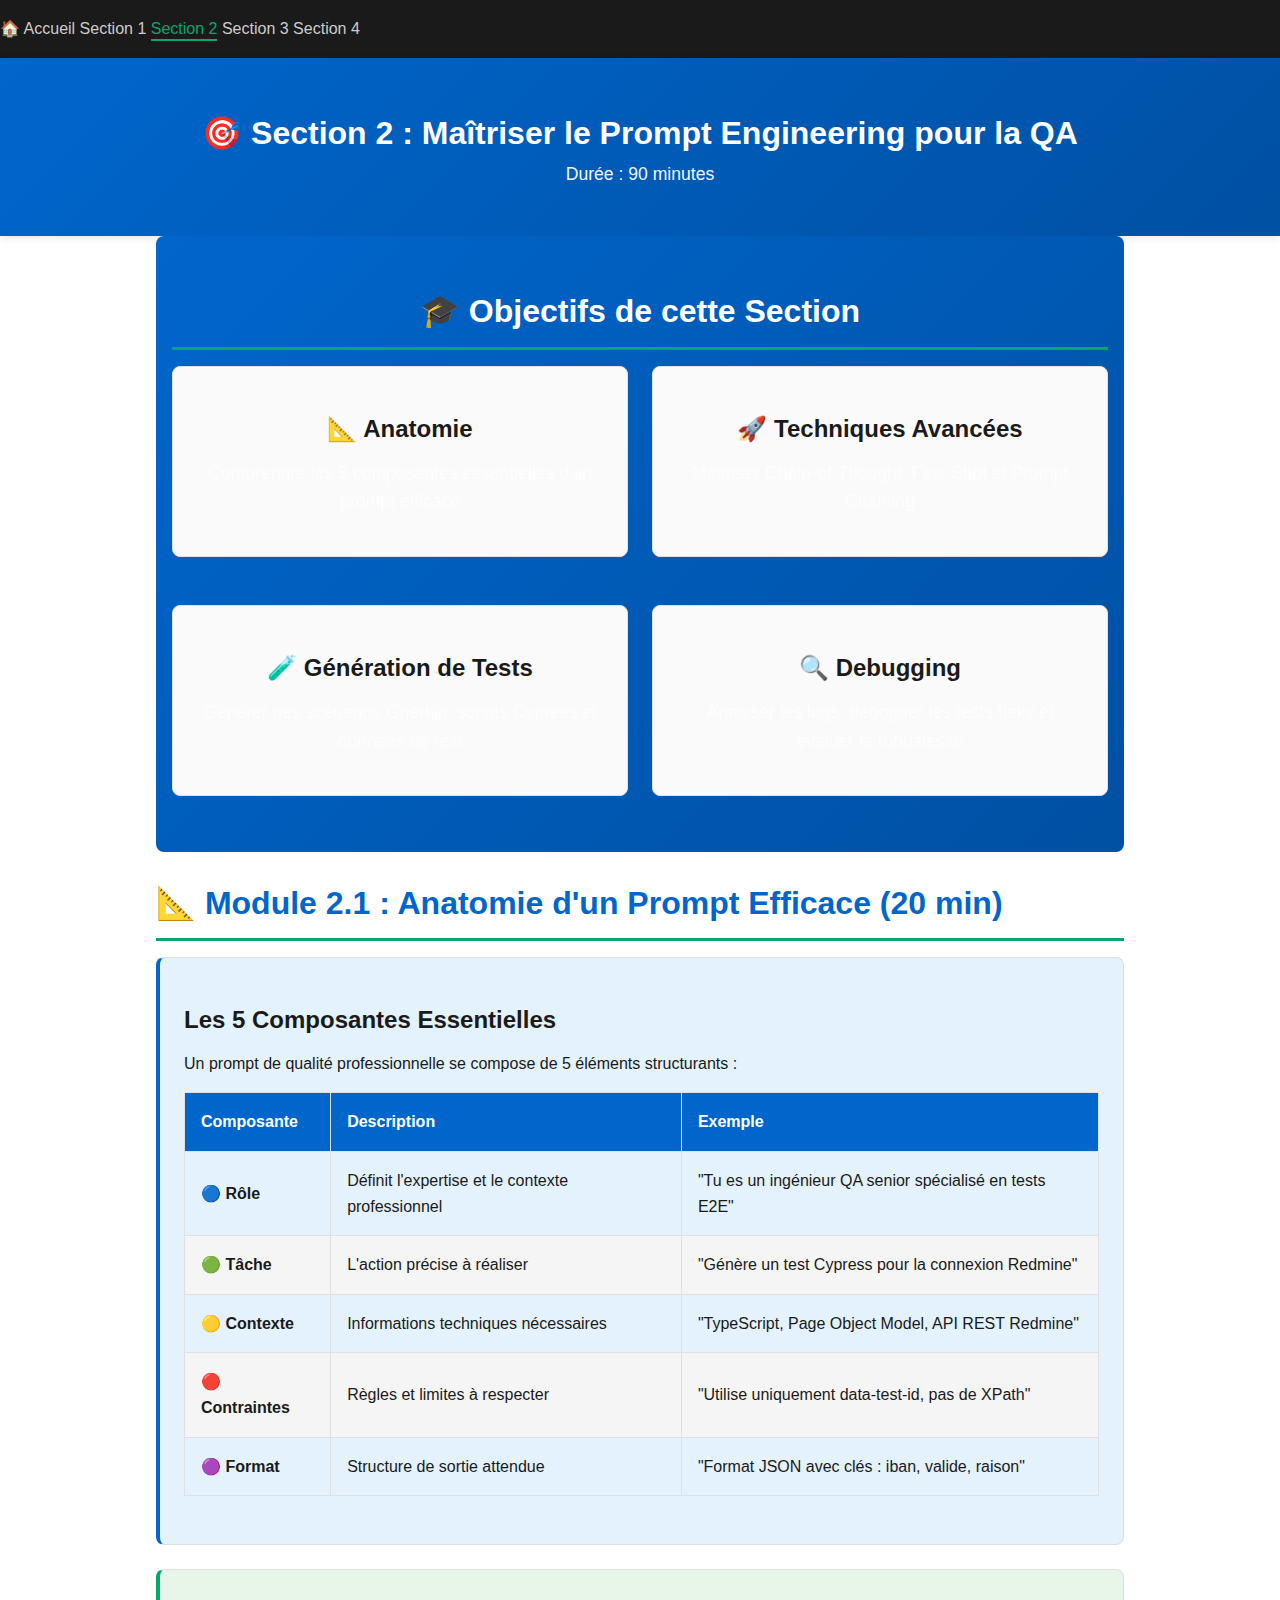
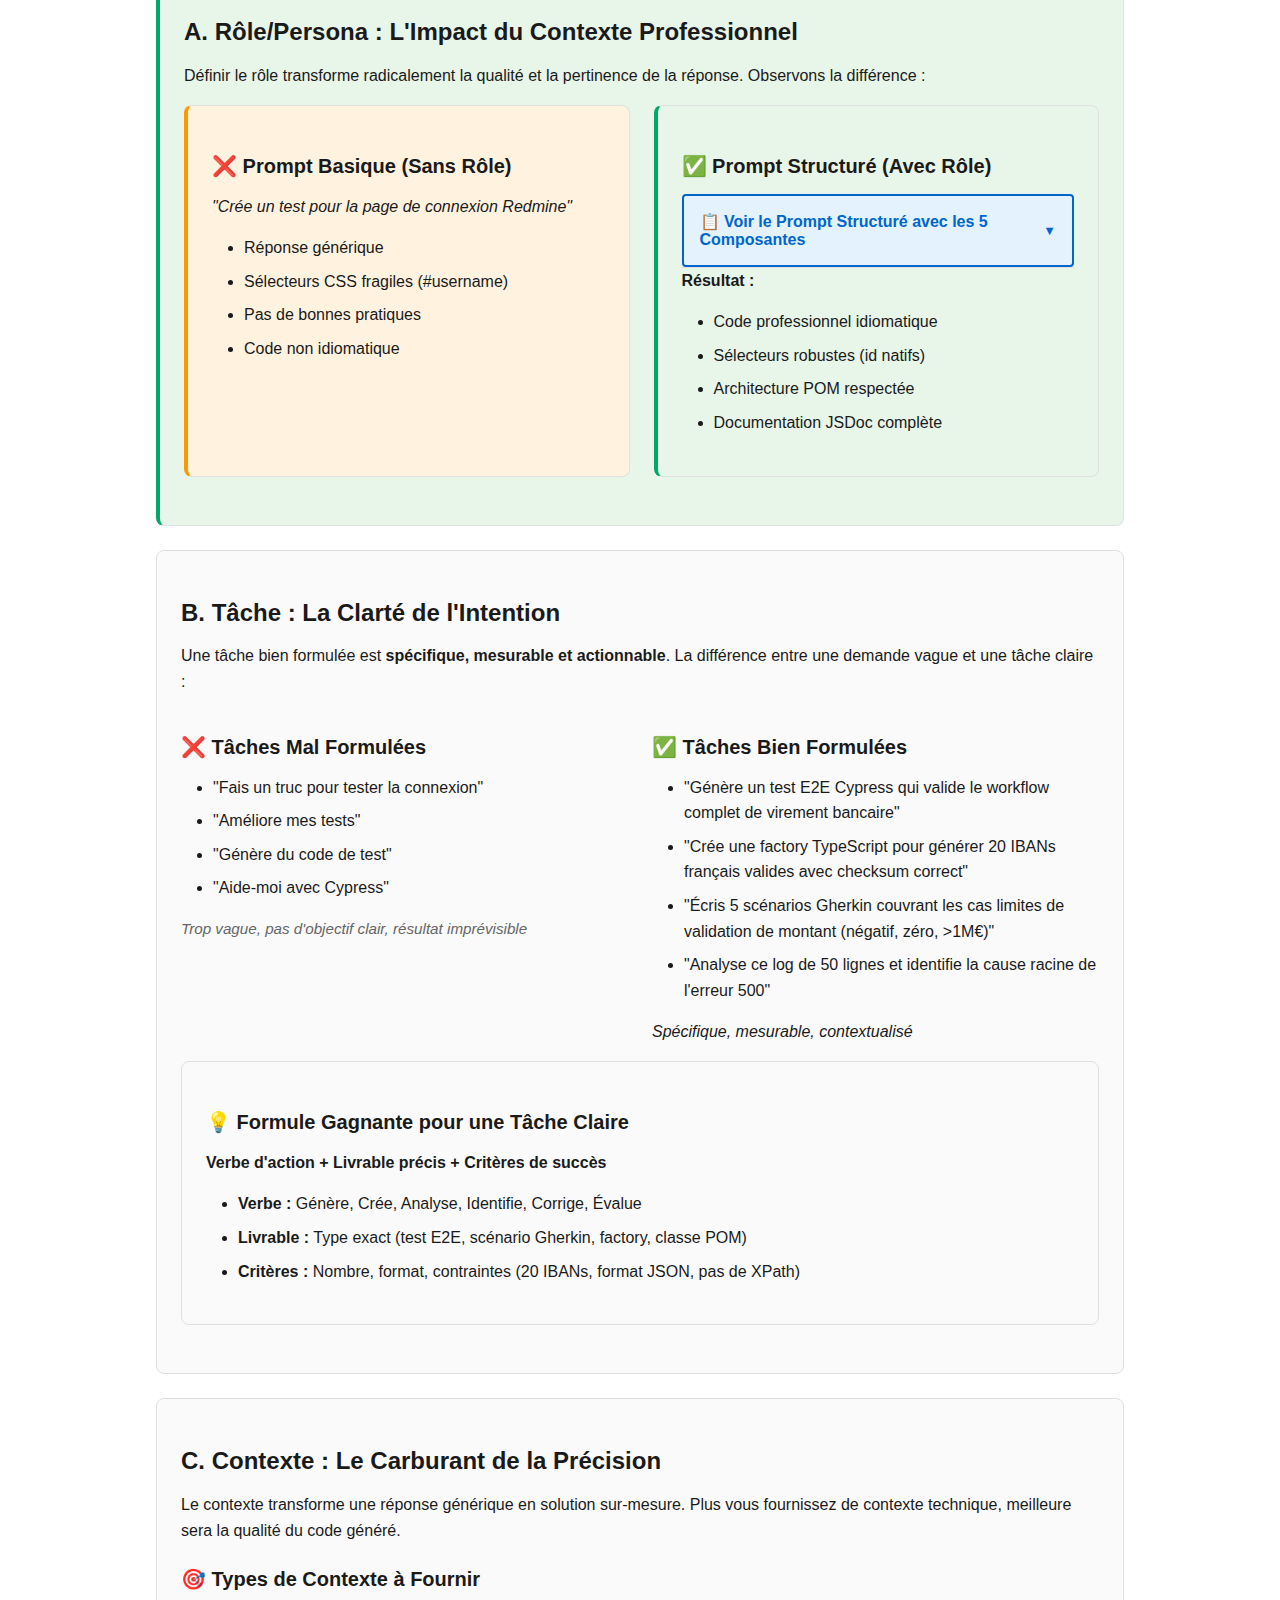
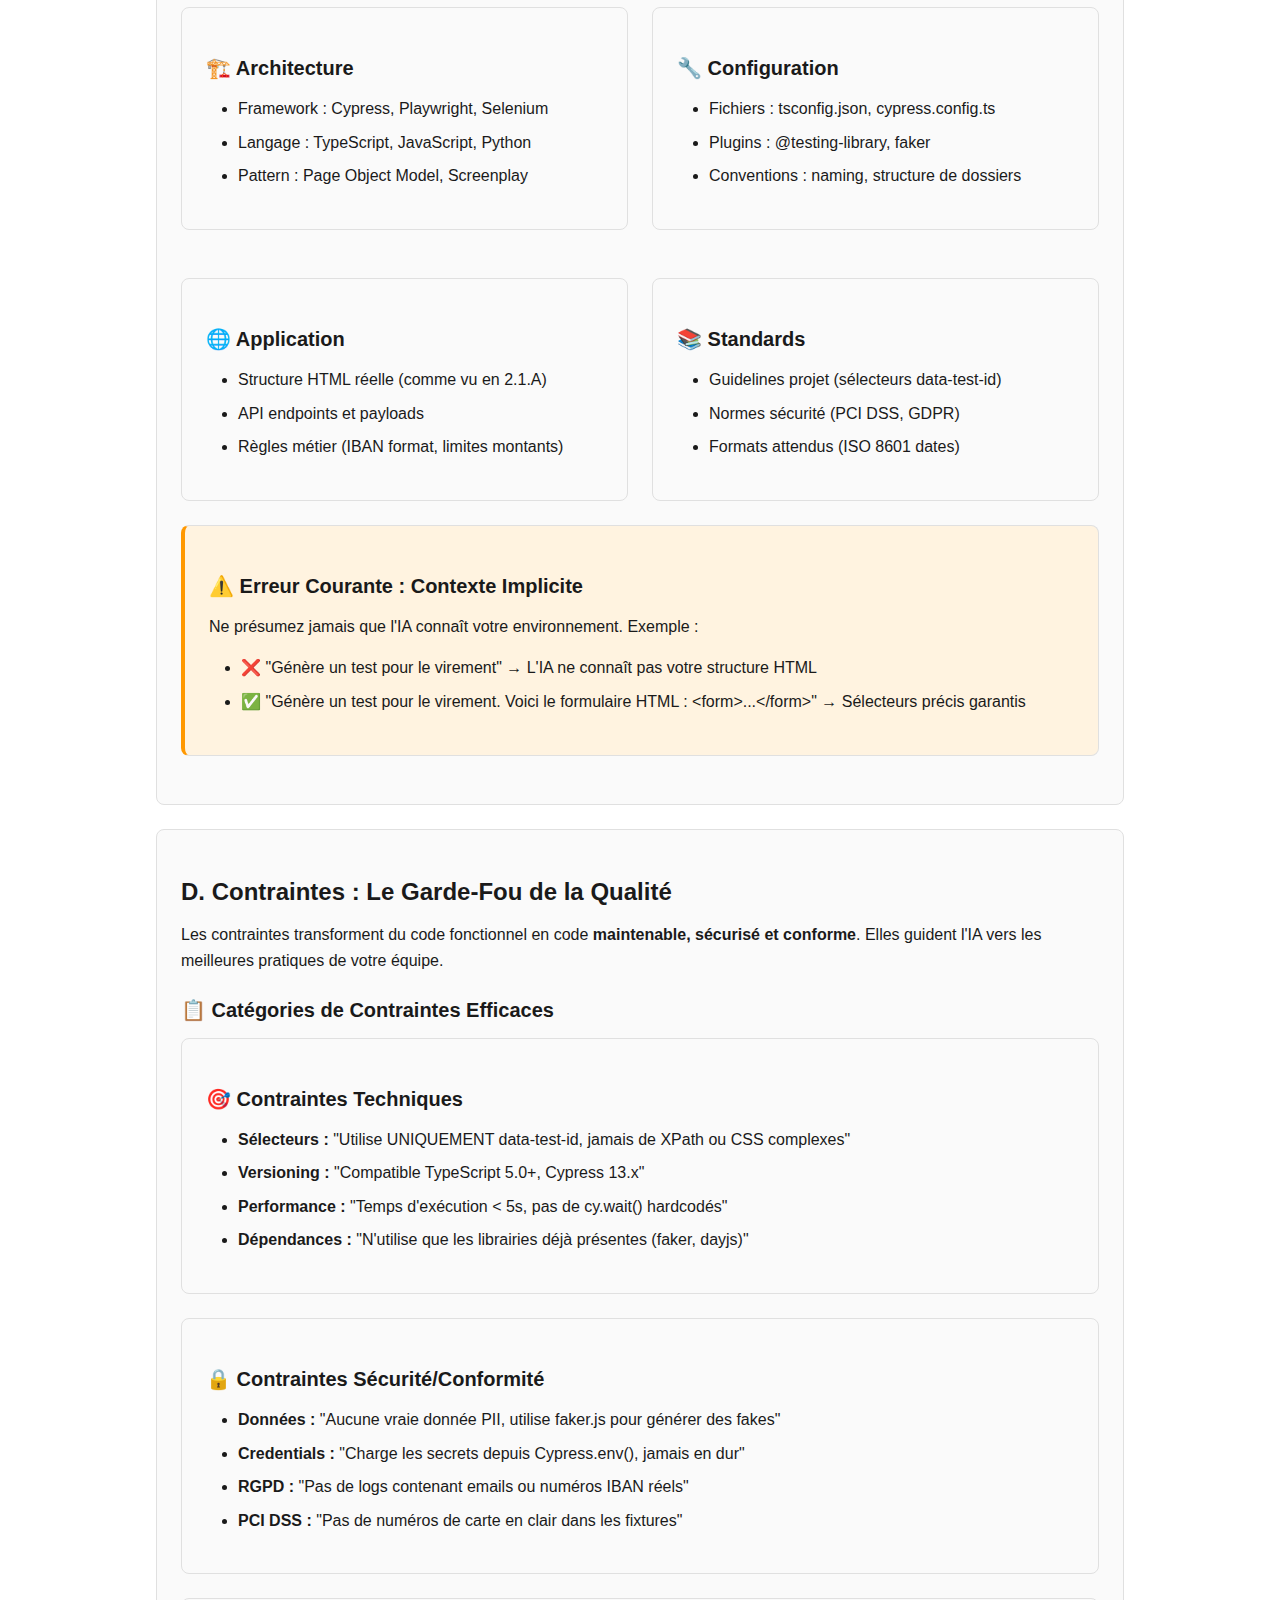
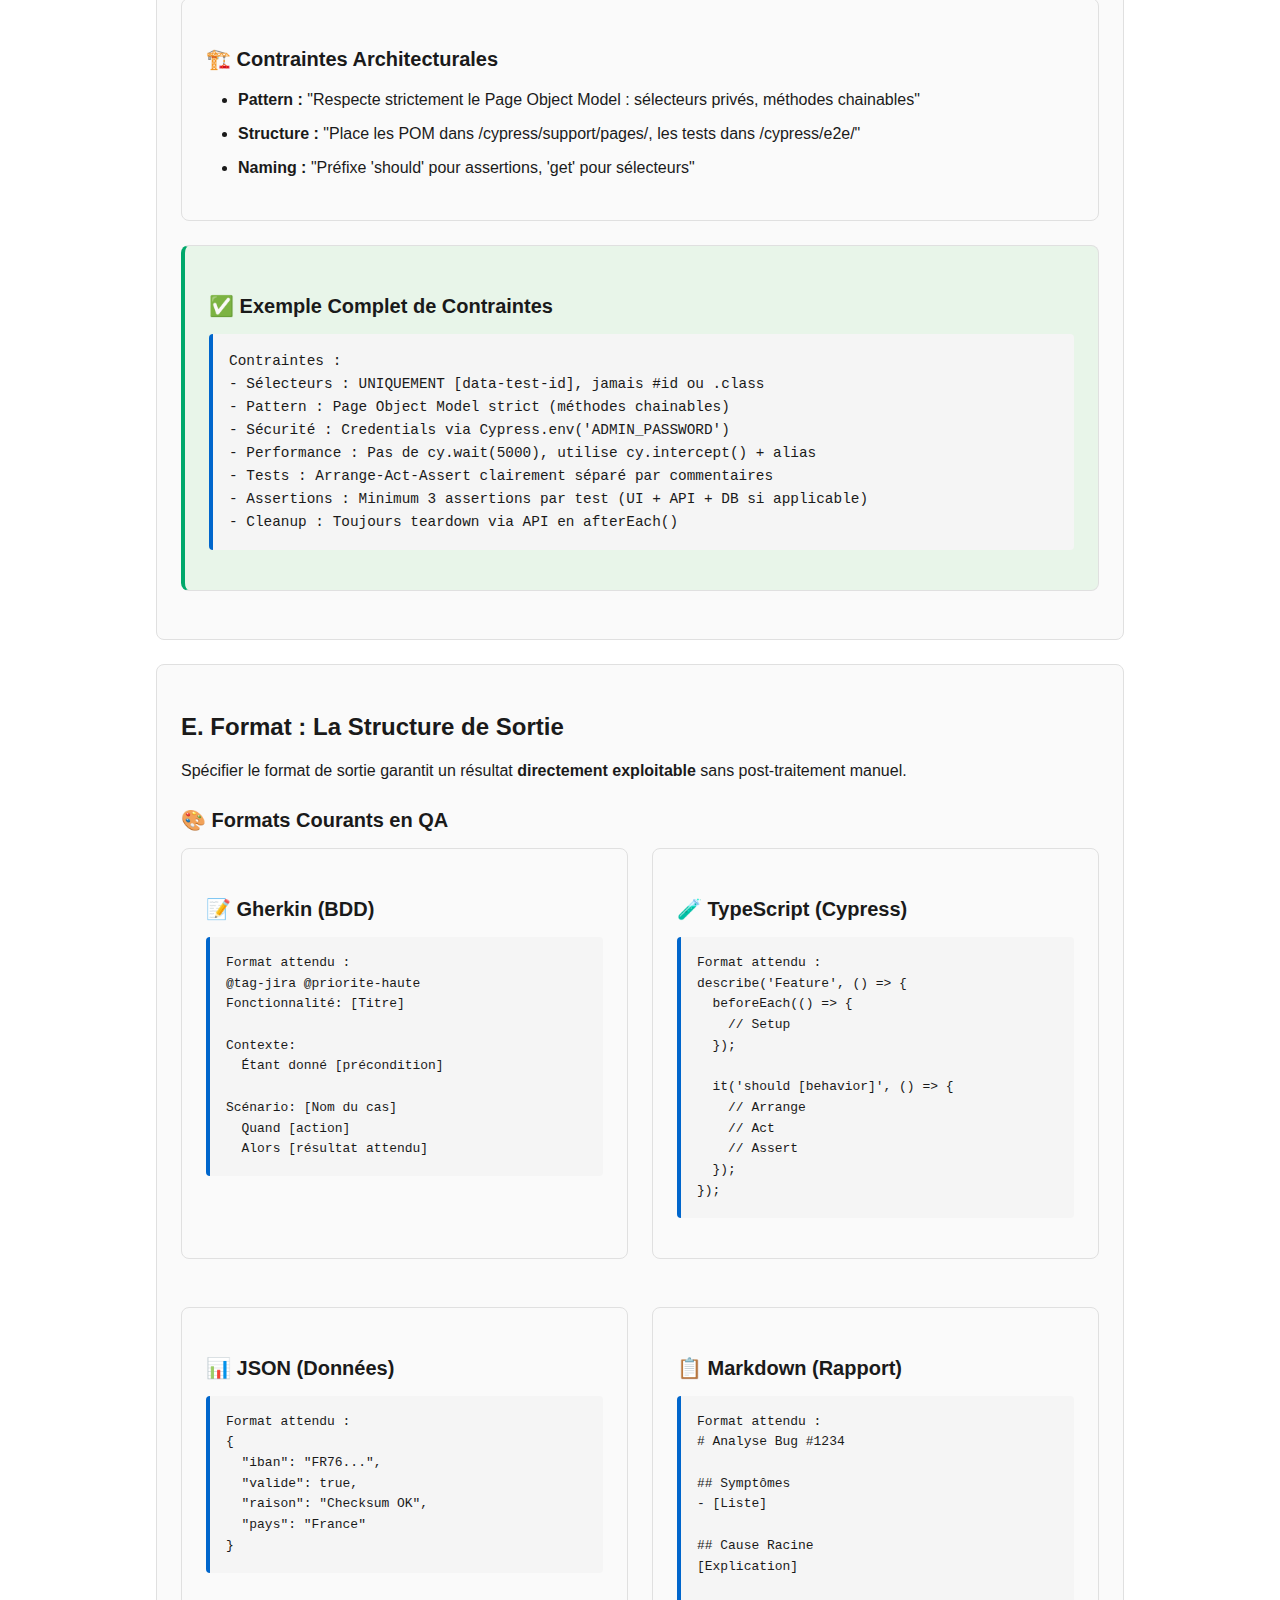
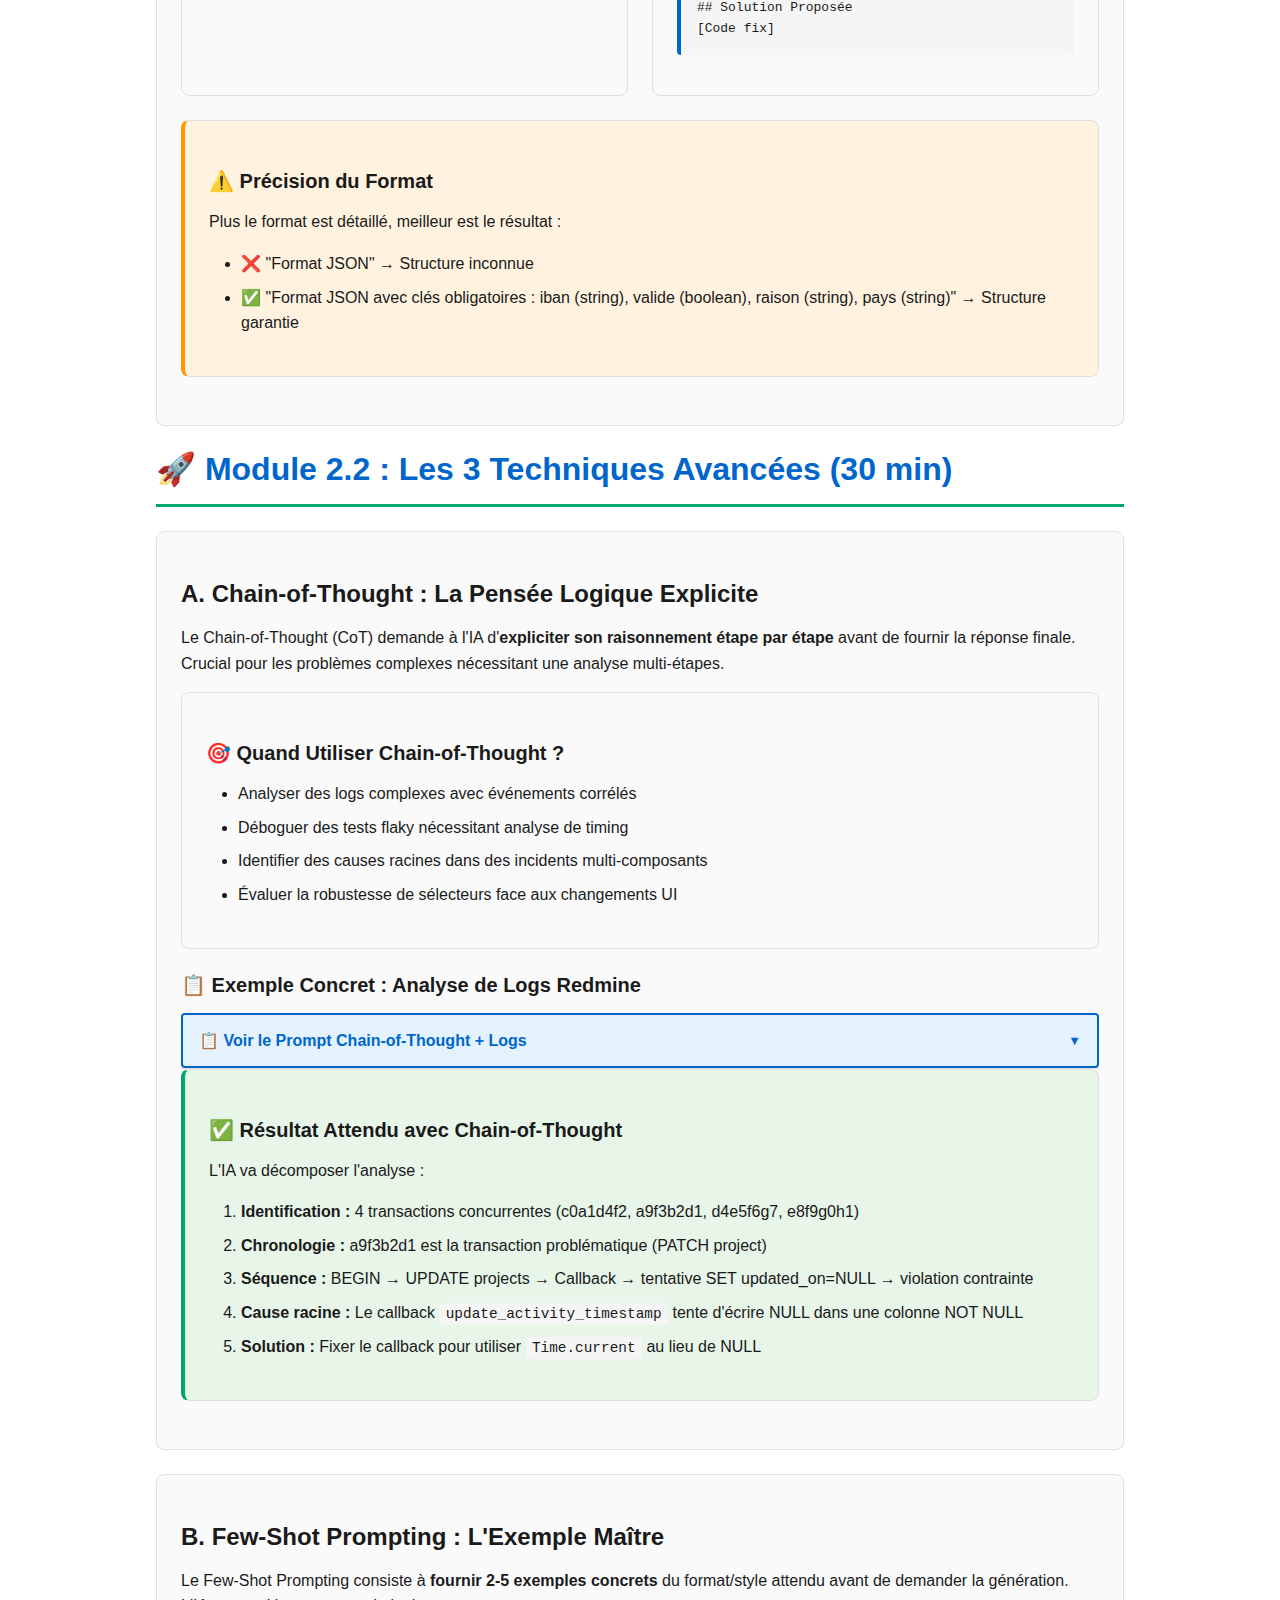
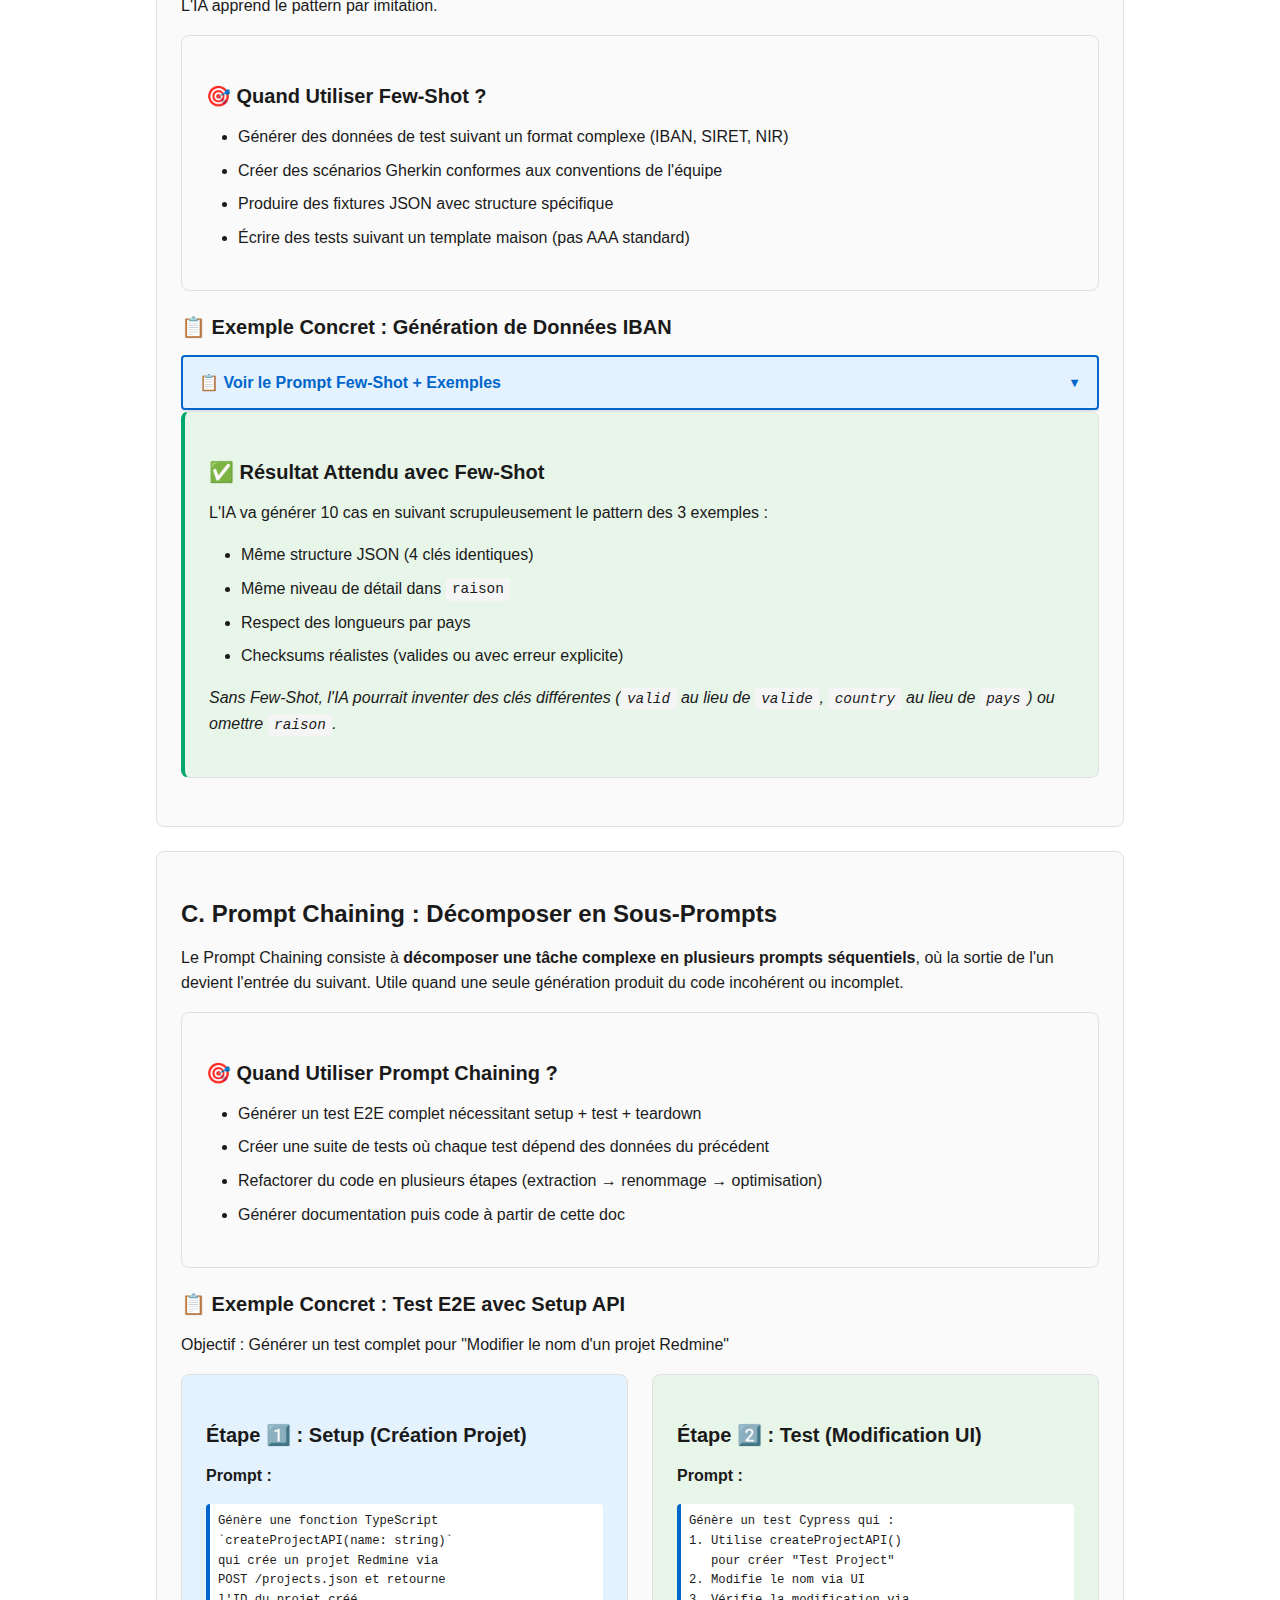
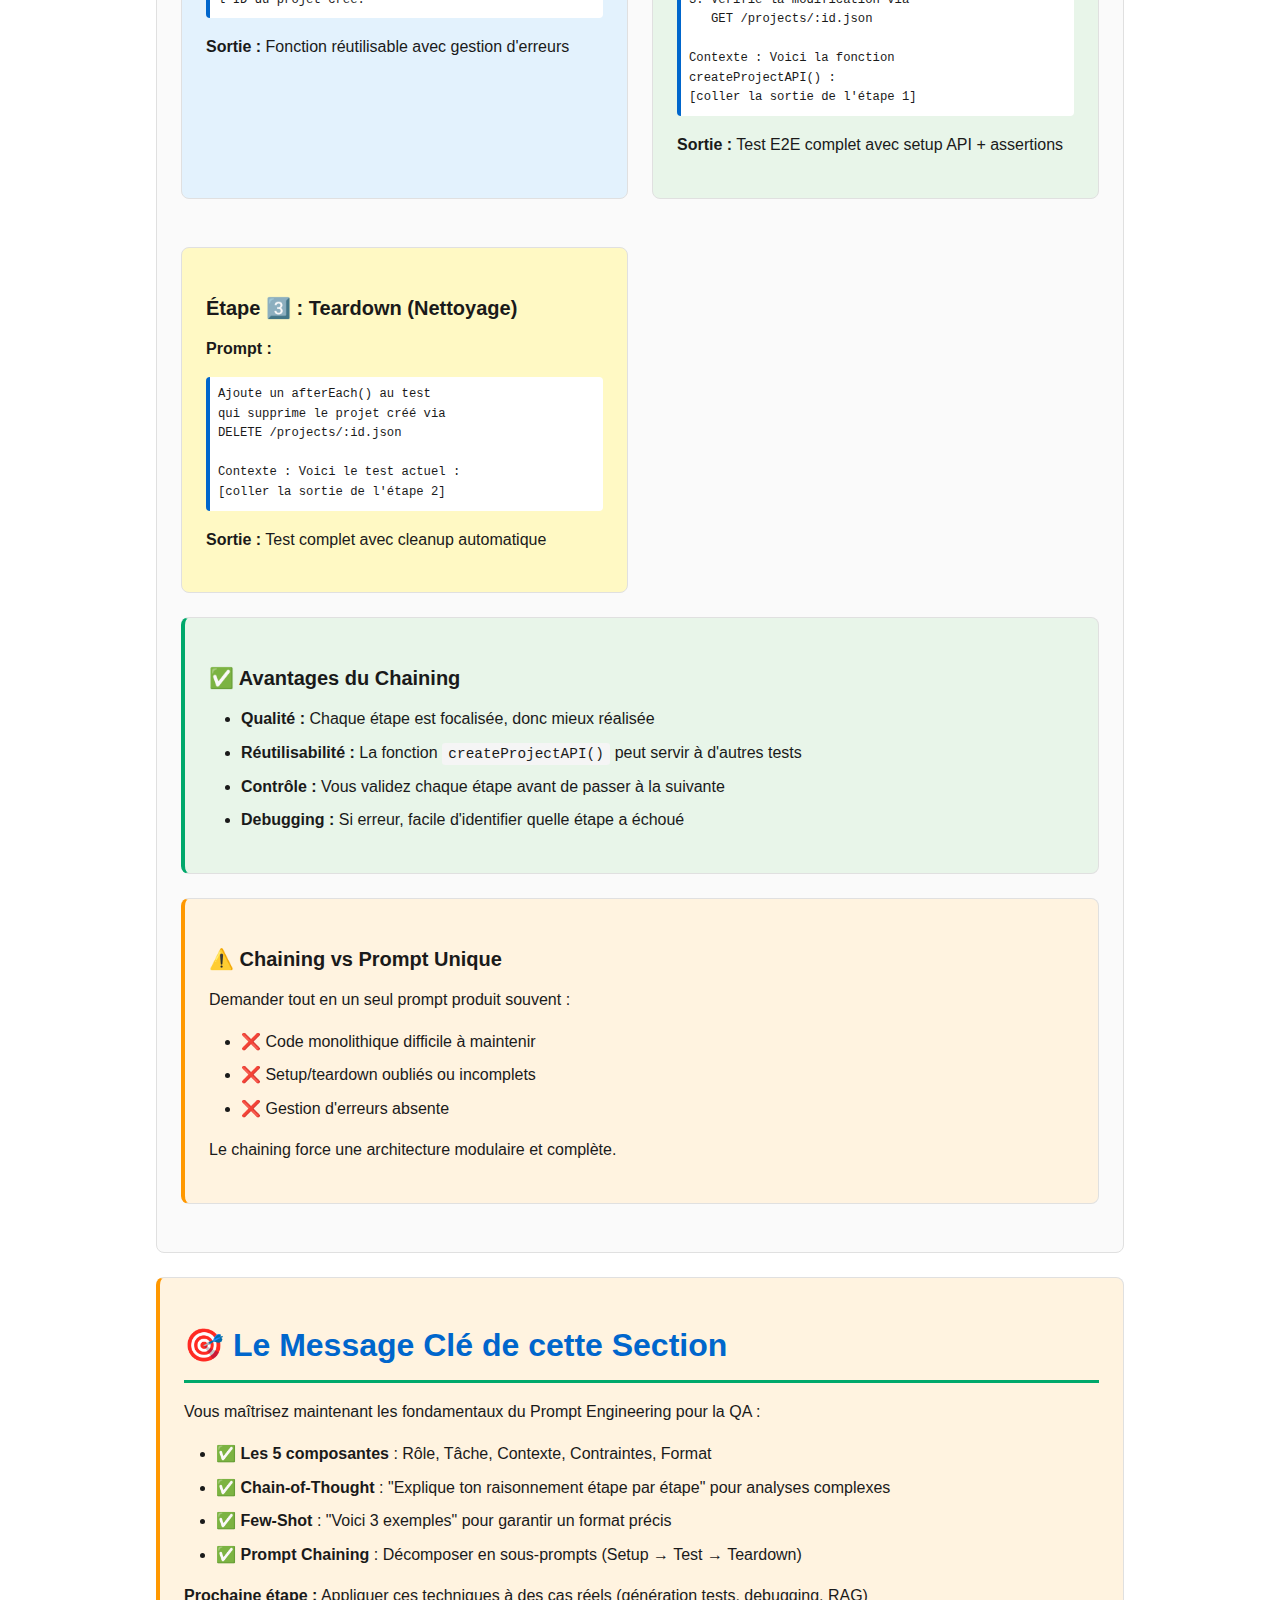
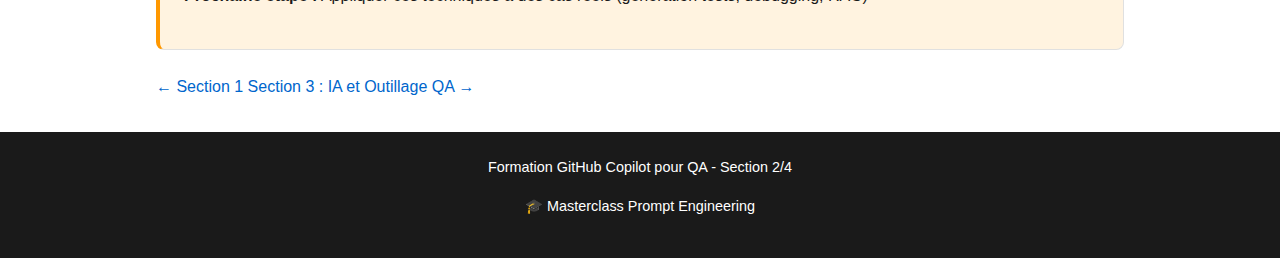
<file: docs/section-2/index.html>
<!DOCTYPE html>
<html lang="fr">
  <head>
    <meta charset="UTF-8" />
    <meta name="viewport" content="width=device-width, initial-scale=1.0" />
    <title>Section 2 : Maîtriser le Prompt Engineering pour la QA</title>
    <link rel="stylesheet" href="../assets/style.css" />
  </head>
  <body>
    <nav>
      <a href="../../index.html">🏠 Accueil</a>
      <a href="../section-1/index.html">Section 1</a>
      <a href="../section-2/index.html" class="active">Section 2</a>
      <a href="../section-3/index.html">Section 3</a>
      <a href="../section-4/index.html">Section 4</a>
    </nav>

    <header>
      <h1>🎯 Section 2 : Maîtriser le Prompt Engineering pour la QA</h1>
      <p class="subtitle">Durée : 90 minutes</p>
    </header>

    <div class="container">
      <section class="hero">
        <h2>🎓 Objectifs de cette Section</h2>
        <div class="grid">
          <div class="card">
            <h3>📐 Anatomie</h3>
            <p>
              Comprendre les 5 composantes essentielles d'un prompt efficace
            </p>
          </div>
          <div class="card">
            <h3>🚀 Techniques Avancées</h3>
            <p>Maîtriser Chain-of-Thought, Few-Shot et Prompt Chaining</p>
          </div>
          <div class="card">
            <h3>🧪 Génération de Tests</h3>
            <p>
              Générer des scénarios Gherkin, scripts Cypress et données de test
            </p>
          </div>
          <div class="card">
            <h3>🔍 Debugging</h3>
            <p>
              Analyser les logs, déboguer les tests flaky et évaluer la
              robustesse
            </p>
          </div>
        </div>
      </section>

      <!-- MODULE 2.1 : ANATOMIE D'UN PROMPT EFFICACE -->
      <section class="mt-xl">
        <h2>📐 Module 2.1 : Anatomie d'un Prompt Efficace (20 min)</h2>

        <div class="card highlight">
          <h3>Les 5 Composantes Essentielles</h3>
          <p>
            Un prompt de qualité professionnelle se compose de 5 éléments
            structurants :
          </p>
          <table>
            <thead>
              <tr>
                <th>Composante</th>
                <th>Description</th>
                <th>Exemple</th>
              </tr>
            </thead>
            <tbody>
              <tr>
                <td>🔵 <strong>Rôle</strong></td>
                <td>Définit l'expertise et le contexte professionnel</td>
                <td>"Tu es un ingénieur QA senior spécialisé en tests E2E"</td>
              </tr>
              <tr>
                <td>🟢 <strong>Tâche</strong></td>
                <td>L'action précise à réaliser</td>
                <td>"Génère un test Cypress pour la connexion Redmine"</td>
              </tr>
              <tr>
                <td>🟡 <strong>Contexte</strong></td>
                <td>Informations techniques nécessaires</td>
                <td>"TypeScript, Page Object Model, API REST Redmine"</td>
              </tr>
              <tr>
                <td>🔴 <strong>Contraintes</strong></td>
                <td>Règles et limites à respecter</td>
                <td>"Utilise uniquement data-test-id, pas de XPath"</td>
              </tr>
              <tr>
                <td>🟣 <strong>Format</strong></td>
                <td>Structure de sortie attendue</td>
                <td>"Format JSON avec clés : iban, valide, raison"</td>
              </tr>
            </tbody>
          </table>
        </div>

        <!-- 2.1.A : RÔLE/PERSONA -->
        <div class="card success mt-lg">
          <h3>A. Rôle/Persona : L'Impact du Contexte Professionnel</h3>
          <p>
            Définir le rôle transforme radicalement la qualité et la pertinence
            de la réponse. Observons la différence :
          </p>

          <div class="grid mt-md">
            <div class="card warning">
              <h4>❌ Prompt Basique (Sans Rôle)</h4>
              <p><em>"Crée un test pour la page de connexion Redmine"</em></p>
              <ul>
                <li>Réponse générique</li>
                <li>Sélecteurs CSS fragiles (#username)</li>
                <li>Pas de bonnes pratiques</li>
                <li>Code non idiomatique</li>
              </ul>
            </div>

            <div class="card success">
              <h4>✅ Prompt Structuré (Avec Rôle)</h4>
              <button class="collapsible-btn" onclick="toggleCollapsible(this)">
                📋 Voir le Prompt Structuré avec les 5 Composantes
              </button>
              <div class="collapsible-content">
                <div
                  style="
                    background: #e3f2fd;
                    border-left: 4px solid #2196f3;
                    padding: 1rem;
                    margin: 0.5rem 0;
                  "
                >
                  <h4>🔵 Rôle</h4>
                  <p>
                    Tu es un ingénieur QA senior avec 8 ans d'expérience en
                    automatisation de tests E2E. Tu maîtrises parfaitement
                    Cypress, TypeScript et le Page Object Model.
                  </p>
                </div>

                <div
                  style="
                    background: #e8f5e9;
                    border-left: 4px solid #4caf50;
                    padding: 1rem;
                    margin: 0.5rem 0;
                  "
                >
                  <h4>🟢 Tâche</h4>
                  <p>
                    Génère une classe Page Object TypeScript complète pour la
                    page de connexion de l'application Redmine avec toutes les
                    méthodes d'interaction nécessaires.
                  </p>
                </div>

                <div
                  style="
                    background: #fff9c4;
                    border-left: 4px solid #ffeb3b;
                    padding: 1rem;
                    margin: 0.5rem 0;
                  "
                >
                  <h4>🟡 Contexte</h4>
                  <p>
                    Contexte : Cypress + TypeScript, API Redmine, Page Object
                    Model.
                  </p>
                  <p>
                    <strong
                      >Voici le code HTML réel du formulaire de connexion
                      :</strong
                    >
                  </p>
                  <pre
                    style="
                      background: #1e1e1e;
                      color: #d4d4d4;
                      padding: 1rem;
                      border-radius: 4px;
                      overflow-x: auto;
                    "
                  ><code>&lt;form onsubmit="return keepAnchorOnSignIn(this);" action="/login" method="post"&gt;
  &lt;input type="hidden" name="authenticity_token" value="..." /&gt;
  &lt;label for="username"&gt;Identifiant&lt;/label&gt;
  &lt;input type="text" name="username" id="username" tabindex="1" /&gt;
  &lt;label for="password"&gt;Mot de passe&lt;/label&gt;
  &lt;input type="password" name="password" id="password" tabindex="2" /&gt;
  &lt;input type="checkbox" name="autologin" id="autologin" value="1" /&gt; Rester connecté
  &lt;input type="submit" id="login-submit" value="Connexion" tabindex="5" /&gt;
&lt;/form&gt;</code></pre>
                </div>

                <div
                  style="
                    background: #ffebee;
                    border-left: 4px solid #f44336;
                    padding: 1rem;
                    margin: 0.5rem 0;
                  "
                >
                  <h4>🔴 Contraintes</h4>
                  <ul>
                    <li>
                      Utilise <strong>UNIQUEMENT</strong> les attributs
                      <code>id</code> natifs pour les sélecteurs
                    </li>
                    <li>
                      Jamais de XPath, de sélecteurs CSS complexes ou de texte
                      visible
                    </li>
                    <li>Applique le pattern Page Object Model strict</li>
                    <li>Méthodes chainables (retournent <code>this</code>)</li>
                    <li>Gestion des erreurs avec messages explicites</li>
                  </ul>
                </div>

                <div
                  style="
                    background: #f3e5f5;
                    border-left: 4px solid #9c27b0;
                    padding: 1rem;
                    margin: 0.5rem 0;
                  "
                >
                  <h4>🟣 Format</h4>
                  <p>Code TypeScript complet avec :</p>
                  <ul>
                    <li>Classe <code>LoginPage</code> exportée</li>
                    <li>Sélecteurs privés en haut</li>
                    <li>
                      Méthodes publiques : <code>visit()</code>,
                      <code>fillUsername()</code>, <code>fillPassword()</code>,
                      <code>submit()</code>
                    </li>
                    <li>JSDoc pour chaque méthode</li>
                  </ul>
                </div>
              </div>

              <p class="mt-md"><strong>Résultat :</strong></p>
              <ul>
                <li>Code professionnel idiomatique</li>
                <li>Sélecteurs robustes (id natifs)</li>
                <li>Architecture POM respectée</li>
                <li>Documentation JSDoc complète</li>
              </ul>
            </div>
          </div>
        </div>

        <!-- 2.1.B : TÂCHE -->
        <div class="card mt-lg">
          <h3>B. Tâche : La Clarté de l'Intention</h3>
          <p>
            Une tâche bien formulée est
            <strong>spécifique, mesurable et actionnable</strong>. La différence
            entre une demande vague et une tâche claire :
          </p>

          <div class="grid mt-md">
            <div>
              <h4>❌ Tâches Mal Formulées</h4>
              <ul class="warning-list">
                <li>"Fais un truc pour tester la connexion"</li>
                <li>"Améliore mes tests"</li>
                <li>"Génère du code de test"</li>
                <li>"Aide-moi avec Cypress"</li>
              </ul>
              <p class="text-muted">
                <em>Trop vague, pas d'objectif clair, résultat imprévisible</em>
              </p>
            </div>

            <div>
              <h4>✅ Tâches Bien Formulées</h4>
              <ul class="success-list">
                <li>
                  "Génère un test E2E Cypress qui valide le workflow complet de
                  virement bancaire"
                </li>
                <li>
                  "Crée une factory TypeScript pour générer 20 IBANs français
                  valides avec checksum correct"
                </li>
                <li>
                  "Écris 5 scénarios Gherkin couvrant les cas limites de
                  validation de montant (négatif, zéro, >1M€)"
                </li>
                <li>
                  "Analyse ce log de 50 lignes et identifie la cause racine de
                  l'erreur 500"
                </li>
              </ul>
              <p class="text-success">
                <em>Spécifique, mesurable, contextualisé</em>
              </p>
            </div>
          </div>

          <div class="card info mt-md">
            <h4>💡 Formule Gagnante pour une Tâche Claire</h4>
            <p>
              <strong
                >Verbe d'action + Livrable précis + Critères de succès</strong
              >
            </p>
            <ul>
              <li>
                <strong>Verbe :</strong> Génère, Crée, Analyse, Identifie,
                Corrige, Évalue
              </li>
              <li>
                <strong>Livrable :</strong> Type exact (test E2E, scénario
                Gherkin, factory, classe POM)
              </li>
              <li>
                <strong>Critères :</strong> Nombre, format, contraintes (20
                IBANs, format JSON, pas de XPath)
              </li>
            </ul>
          </div>
        </div>

        <!-- 2.1.C : CONTEXTE -->
        <div class="card mt-lg">
          <h3>C. Contexte : Le Carburant de la Précision</h3>
          <p>
            Le contexte transforme une réponse générique en solution sur-mesure.
            Plus vous fournissez de contexte technique, meilleure sera la
            qualité du code généré.
          </p>

          <h4 class="mt-md">🎯 Types de Contexte à Fournir</h4>
          <div class="grid mt-md">
            <div class="card">
              <h4>🏗️ Architecture</h4>
              <ul>
                <li>Framework : Cypress, Playwright, Selenium</li>
                <li>Langage : TypeScript, JavaScript, Python</li>
                <li>Pattern : Page Object Model, Screenplay</li>
              </ul>
            </div>

            <div class="card">
              <h4>🔧 Configuration</h4>
              <ul>
                <li>Fichiers : tsconfig.json, cypress.config.ts</li>
                <li>Plugins : @testing-library, faker</li>
                <li>Conventions : naming, structure de dossiers</li>
              </ul>
            </div>

            <div class="card">
              <h4>🌐 Application</h4>
              <ul>
                <li>Structure HTML réelle (comme vu en 2.1.A)</li>
                <li>API endpoints et payloads</li>
                <li>Règles métier (IBAN format, limites montants)</li>
              </ul>
            </div>

            <div class="card">
              <h4>📚 Standards</h4>
              <ul>
                <li>Guidelines projet (sélecteurs data-test-id)</li>
                <li>Normes sécurité (PCI DSS, GDPR)</li>
                <li>Formats attendus (ISO 8601 dates)</li>
              </ul>
            </div>
          </div>

          <div class="card warning mt-md">
            <h4>⚠️ Erreur Courante : Contexte Implicite</h4>
            <p>
              Ne présumez jamais que l'IA connaît votre environnement. Exemple :
            </p>
            <ul>
              <li>
                ❌ "Génère un test pour le virement" → L'IA ne connaît pas votre
                structure HTML
              </li>
              <li>
                ✅ "Génère un test pour le virement. Voici le formulaire HTML :
                &lt;form&gt;...&lt;/form&gt;" → Sélecteurs précis garantis
              </li>
            </ul>
          </div>
        </div>

        <!-- 2.1.D : CONTRAINTES -->
        <div class="card mt-lg">
          <h3>D. Contraintes : Le Garde-Fou de la Qualité</h3>
          <p>
            Les contraintes transforment du code fonctionnel en code
            <strong>maintenable, sécurisé et conforme</strong>. Elles guident
            l'IA vers les meilleures pratiques de votre équipe.
          </p>

          <h4 class="mt-md">📋 Catégories de Contraintes Efficaces</h4>

          <div class="card info mt-md">
            <h4>🎯 Contraintes Techniques</h4>
            <ul>
              <li>
                <strong>Sélecteurs :</strong> "Utilise UNIQUEMENT data-test-id,
                jamais de XPath ou CSS complexes"
              </li>
              <li>
                <strong>Versioning :</strong> "Compatible TypeScript 5.0+,
                Cypress 13.x"
              </li>
              <li>
                <strong>Performance :</strong> "Temps d'exécution &lt; 5s, pas
                de cy.wait() hardcodés"
              </li>
              <li>
                <strong>Dépendances :</strong> "N'utilise que les librairies
                déjà présentes (faker, dayjs)"
              </li>
            </ul>
          </div>

          <div class="card info mt-md">
            <h4>🔒 Contraintes Sécurité/Conformité</h4>
            <ul>
              <li>
                <strong>Données :</strong> "Aucune vraie donnée PII, utilise
                faker.js pour générer des fakes"
              </li>
              <li>
                <strong>Credentials :</strong> "Charge les secrets depuis
                Cypress.env(), jamais en dur"
              </li>
              <li>
                <strong>RGPD :</strong> "Pas de logs contenant emails ou numéros
                IBAN réels"
              </li>
              <li>
                <strong>PCI DSS :</strong> "Pas de numéros de carte en clair
                dans les fixtures"
              </li>
            </ul>
          </div>

          <div class="card info mt-md">
            <h4>🏗️ Contraintes Architecturales</h4>
            <ul>
              <li>
                <strong>Pattern :</strong> "Respecte strictement le Page Object
                Model : sélecteurs privés, méthodes chainables"
              </li>
              <li>
                <strong>Structure :</strong> "Place les POM dans
                /cypress/support/pages/, les tests dans /cypress/e2e/"
              </li>
              <li>
                <strong>Naming :</strong> "Préfixe 'should' pour assertions,
                'get' pour sélecteurs"
              </li>
            </ul>
          </div>

          <div class="card success mt-md">
            <h4>✅ Exemple Complet de Contraintes</h4>
            <pre
              style="background: #f5f5f5; padding: 1rem; border-radius: 4px"
            ><code>Contraintes :
- Sélecteurs : UNIQUEMENT [data-test-id], jamais #id ou .class
- Pattern : Page Object Model strict (méthodes chainables)
- Sécurité : Credentials via Cypress.env('ADMIN_PASSWORD')
- Performance : Pas de cy.wait(5000), utilise cy.intercept() + alias
- Tests : Arrange-Act-Assert clairement séparé par commentaires
- Assertions : Minimum 3 assertions par test (UI + API + DB si applicable)
- Cleanup : Toujours teardown via API en afterEach()</code></pre>
          </div>
        </div>

        <!-- 2.1.E : FORMAT -->
        <div class="card mt-lg">
          <h3>E. Format : La Structure de Sortie</h3>
          <p>
            Spécifier le format de sortie garantit un résultat
            <strong>directement exploitable</strong> sans post-traitement
            manuel.
          </p>

          <h4 class="mt-md">🎨 Formats Courants en QA</h4>

          <div class="grid mt-md">
            <div class="card">
              <h4>📝 Gherkin (BDD)</h4>
              <pre
                style="
                  background: #f5f5f5;
                  padding: 1rem;
                  border-radius: 4px;
                  font-size: 0.9em;
                "
              ><code>Format attendu :
@tag-jira @priorite-haute
Fonctionnalité: [Titre]
  
Contexte:
  Étant donné [précondition]

Scénario: [Nom du cas]
  Quand [action]
  Alors [résultat attendu]</code></pre>
            </div>

            <div class="card">
              <h4>🧪 TypeScript (Cypress)</h4>
              <pre
                style="
                  background: #f5f5f5;
                  padding: 1rem;
                  border-radius: 4px;
                  font-size: 0.9em;
                "
              ><code>Format attendu :
describe('Feature', () => {
  beforeEach(() => {
    // Setup
  });

  it('should [behavior]', () => {
    // Arrange
    // Act
    // Assert
  });
});</code></pre>
            </div>

            <div class="card">
              <h4>📊 JSON (Données)</h4>
              <pre
                style="
                  background: #f5f5f5;
                  padding: 1rem;
                  border-radius: 4px;
                  font-size: 0.9em;
                "
              ><code>Format attendu :
{
  "iban": "FR76...",
  "valide": true,
  "raison": "Checksum OK",
  "pays": "France"
}</code></pre>
            </div>

            <div class="card">
              <h4>📋 Markdown (Rapport)</h4>
              <pre
                style="
                  background: #f5f5f5;
                  padding: 1rem;
                  border-radius: 4px;
                  font-size: 0.9em;
                "
              ><code>Format attendu :
# Analyse Bug #1234

## Symptômes
- [Liste]

## Cause Racine
[Explication]

## Solution Proposée
[Code fix]</code></pre>
            </div>
          </div>

          <div class="card warning mt-md">
            <h4>⚠️ Précision du Format</h4>
            <p>Plus le format est détaillé, meilleur est le résultat :</p>
            <ul>
              <li>❌ "Format JSON" → Structure inconnue</li>
              <li>
                ✅ "Format JSON avec clés obligatoires : iban (string), valide
                (boolean), raison (string), pays (string)" → Structure garantie
              </li>
            </ul>
          </div>
        </div>
      </section>

      <!-- MODULE 2.2 : LES 3 TECHNIQUES AVANCÉES -->
      <section class="mt-xl">
        <h2>🚀 Module 2.2 : Les 3 Techniques Avancées (30 min)</h2>

        <!-- 2.2.A : CHAIN-OF-THOUGHT -->
        <div class="card mt-lg">
          <h3>A. Chain-of-Thought : La Pensée Logique Explicite</h3>
          <p>
            Le Chain-of-Thought (CoT) demande à l'IA d'<strong
              >expliciter son raisonnement étape par étape</strong
            >
            avant de fournir la réponse finale. Crucial pour les problèmes
            complexes nécessitant une analyse multi-étapes.
          </p>

          <div class="card info mt-md">
            <h4>🎯 Quand Utiliser Chain-of-Thought ?</h4>
            <ul>
              <li>Analyser des logs complexes avec événements corrélés</li>
              <li>Déboguer des tests flaky nécessitant analyse de timing</li>
              <li>
                Identifier des causes racines dans des incidents
                multi-composants
              </li>
              <li>
                Évaluer la robustesse de sélecteurs face aux changements UI
              </li>
            </ul>
          </div>

          <h4 class="mt-md">📋 Exemple Concret : Analyse de Logs Redmine</h4>
          <button class="collapsible-btn" onclick="toggleCollapsible(this)">
            📋 Voir le Prompt Chain-of-Thought + Logs
          </button>
          <div class="collapsible-content">
            <div
              style="
                background: #e3f2fd;
                border-left: 4px solid #2196f3;
                padding: 1rem;
                margin: 0.5rem 0;
              "
            >
              <h4>🔵 Rôle</h4>
              <p>
                Tu es un expert DevOps spécialisé dans l'analyse de logs
                d'applications Java/Rails avec une expertise en debugging de
                transactions base de données.
              </p>
            </div>

            <div
              style="
                background: #e8f5e9;
                border-left: 4px solid #4caf50;
                padding: 1rem;
                margin: 0.5rem 0;
              "
            >
              <h4>🟢 Tâche</h4>
              <p>
                Analyse les logs de production Redmine ci-dessous et identifie
                la cause racine de l'erreur HTTP 500.
              </p>
            </div>

            <div
              style="
                background: #fff9c4;
                border-left: 4px solid #ffeb3b;
                padding: 1rem;
                margin: 0.5rem 0;
              "
            >
              <h4>🟡 Contexte</h4>
              <p>
                Application : Redmine 5.x (Ruby on Rails + PostgreSQL)<br />
                Environnement : Production, charge normale (20 req/s)<br />
                Utilisateur affecté : admin@company.com<br />
                Action tentée : Modification du nom d'un projet via PATCH
                /projects/test-modify.json
              </p>

              <h5 class="mt-md">Logs de Production (extrait 30 secondes) :</h5>
              <pre
                style="
                  background: #1e1e1e;
                  color: #d4d4d4;
                  padding: 1rem;
                  border-radius: 4px;
                  overflow-x: auto;
                  font-size: 0.85em;
                "
              ><code>[2025-11-02T14:35:12.500Z] INFO  [c0a1d4f2] - Request received: GET /issues/list.json?project_id=42
[2025-11-02T14:35:12.501Z] DEBUG [c0a1d4f2] - SQL: SELECT * FROM issues WHERE project_id = 42 LIMIT 25
[2025-11-02T14:35:12.550Z] INFO  [c0a1d4f2] - Response sent: 200 OK (50ms)

[2025-11-02T14:35:12.601Z] INFO  [a9f3b2d1] - Request received: PATCH /projects/test-modify.json
[2025-11-02T14:35:12.602Z] DEBUG [a9f3b2d1] - Authenticated user: admin@company.com (role: admin)
[2025-11-02T14:35:12.605Z] DEBUG [a9f3b2d1] - Payload: {"project": {"name": "New Project Name"}}
[2025-11-02T14:35:12.610Z] DEBUG [a9f3b2d1] - SQL: BEGIN TRANSACTION
[2025-11-02T14:35:12.620Z] DEBUG [a9f3b2d1] - SQL: UPDATE projects SET name='New Project Name' WHERE id=42
[2025-11-02T14:35:12.750Z] DEBUG [a9f3b2d1] - Update affected 1 row
[2025-11-02T14:35:12.755Z] DEBUG [a9f3b2d1] - Triggering before_save callback: update_activity_timestamp
[2025-11-02T14:35:12.760Z] WARN  [a9f3b2d1] - Callback update_activity_timestamp attempting to set 'updated_on' but column is NULL
[2025-11-02T14:35:12.765Z] DEBUG [a9f3b2d1] - SQL: UPDATE projects SET updated_on=NULL WHERE id=42
[2025-11-02T14:35:12.789Z] ERROR [a9f3b2d1] - ActiveRecord::StatementInvalid: PG::NotNullViolation: ERROR: null value in column "updated_on" violates not-null constraint
[2025-11-02T14:35:12.790Z] ERROR [a9f3b2d1] - DETAIL: Failing row contains (42, New Project Name, NULL, ...)
[2025-11-02T14:35:12.795Z] DEBUG [a9f3b2d1] - SQL: ROLLBACK TRANSACTION
[2025-11-02T14:35:12.800Z] WARN  [a9f3b2d1] - Transaction rolled back successfully
[2025-11-02T14:35:12.805Z] WARN  [a9f3b2d1] - Could not commit transaction. Retrying logic failed.
[2025-11-02T14:35:12.850Z] ERROR [a9f3b2d1] - HTTP 500 Internal Server Error sent to client
[2025-11-02T14:35:12.851Z] INFO  [a9f3b2d1] - Request completed: PATCH /projects/test-modify.json (250ms, status: 500)

[2025-11-02T14:35:13.100Z] INFO  [d4e5f6g7] - Request received: GET /projects/42.json
[2025-11-02T14:35:13.150Z] DEBUG [d4e5f6g7] - SQL: SELECT * FROM projects WHERE id = 42
[2025-11-02T14:35:13.155Z] DEBUG [d4e5f6g7] - Result: name='Old Project Name' (unchanged due to rollback)
[2025-11-02T14:35:13.200Z] INFO  [d4e5f6g7] - Response sent: 200 OK (100ms)

[2025-11-02T14:35:14.000Z] INFO  [e8f9g0h1] - Request received: POST /issues.json
[2025-11-02T14:35:14.050Z] INFO  [e8f9g0h1] - Response sent: 201 Created (50ms)</code></pre>
            </div>

            <div
              style="
                background: #ffebee;
                border-left: 4px solid #f44336;
                padding: 1rem;
                margin: 0.5rem 0;
              "
            >
              <h4>🔴 Contraintes</h4>
              <p>
                <strong
                  >Avant de donner la réponse finale, décris ton raisonnement
                  étape par étape en analysant :</strong
                >
              </p>
              <ul>
                <li>
                  Les requêtes concurrentes (identifie tous les IDs de
                  transaction)
                </li>
                <li>
                  Les timestamps et corrélations d'ID de transaction pour isoler
                  la séquence d'erreur
                </li>
                <li>
                  La séquence d'événements menant à l'erreur (de BEGIN à
                  ROLLBACK)
                </li>
                <li>Les contraintes de base de données impliquées</li>
                <li>Le callback problématique et sa logique défaillante</li>
              </ul>
            </div>

            <div
              style="
                background: #f3e5f5;
                border-left: 4px solid #9c27b0;
                padding: 1rem;
                margin: 0.5rem 0;
              "
            >
              <h4>🟣 Format</h4>
              <p>Structure la réponse ainsi :</p>
              <pre
                style="background: #f5f5f5; padding: 1rem; border-radius: 4px"
              ><code>## 🔍 Raisonnement Étape par Étape

### Étape 1 : Identification des Transactions
[Liste des IDs + types de requêtes]

### Étape 2 : Reconstitution Chronologique
[Timeline de la transaction a9f3b2d1]

### Étape 3 : Analyse de l'Erreur
[Explication du callback défaillant]

### Étape 4 : Vérification du Rollback
[Confirmation que rien n'a été committé]

## 🎯 Cause Racine
[Réponse finale concise]

## 🛠️ Solution Proposée
[Code fix]</code></pre>
            </div>
          </div>

          <div class="card success mt-md">
            <h4>✅ Résultat Attendu avec Chain-of-Thought</h4>
            <p>L'IA va décomposer l'analyse :</p>
            <ol>
              <li>
                <strong>Identification :</strong> 4 transactions concurrentes
                (c0a1d4f2, a9f3b2d1, d4e5f6g7, e8f9g0h1)
              </li>
              <li>
                <strong>Chronologie :</strong> a9f3b2d1 est la transaction
                problématique (PATCH project)
              </li>
              <li>
                <strong>Séquence :</strong> BEGIN → UPDATE projects → Callback →
                tentative SET updated_on=NULL → violation contrainte
              </li>
              <li>
                <strong>Cause racine :</strong> Le callback
                <code>update_activity_timestamp</code> tente d'écrire NULL dans
                une colonne NOT NULL
              </li>
              <li>
                <strong>Solution :</strong> Fixer le callback pour utiliser
                <code>Time.current</code> au lieu de NULL
              </li>
            </ol>
          </div>
        </div>

        <!-- 2.2.B : FEW-SHOT PROMPTING -->
        <div class="card mt-lg">
          <h3>B. Few-Shot Prompting : L'Exemple Maître</h3>
          <p>
            Le Few-Shot Prompting consiste à
            <strong>fournir 2-5 exemples concrets</strong> du format/style
            attendu avant de demander la génération. L'IA apprend le pattern par
            imitation.
          </p>

          <div class="card info mt-md">
            <h4>🎯 Quand Utiliser Few-Shot ?</h4>
            <ul>
              <li>
                Générer des données de test suivant un format complexe (IBAN,
                SIRET, NIR)
              </li>
              <li>
                Créer des scénarios Gherkin conformes aux conventions de
                l'équipe
              </li>
              <li>Produire des fixtures JSON avec structure spécifique</li>
              <li>
                Écrire des tests suivant un template maison (pas AAA standard)
              </li>
            </ul>
          </div>

          <h4 class="mt-md">📋 Exemple Concret : Génération de Données IBAN</h4>
          <button class="collapsible-btn" onclick="toggleCollapsible(this)">
            📋 Voir le Prompt Few-Shot + Exemples
          </button>
          <div class="collapsible-content">
            <div
              style="
                background: #e3f2fd;
                border-left: 4px solid #2196f3;
                padding: 1rem;
                margin: 0.5rem 0;
              "
            >
              <h4>🔵 Rôle</h4>
              <p>
                Tu es un expert en génération de données de test financières
                conformes aux standards européens (SEPA, ISO 13616).
              </p>
            </div>

            <div
              style="
                background: #e8f5e9;
                border-left: 4px solid #4caf50;
                padding: 1rem;
                margin: 0.5rem 0;
              "
            >
              <h4>🟢 Tâche</h4>
              <p>
                Génère 10 exemples de données de test IBAN : 5 cas valides et 5
                cas invalides, en respectant EXACTEMENT le format JSON des
                exemples ci-dessous.
              </p>
            </div>

            <div
              style="
                background: #fff9c4;
                border-left: 4px solid #ffeb3b;
                padding: 1rem;
                margin: 0.5rem 0;
              "
            >
              <h4>🟡 Contexte</h4>
              <p><strong>Règles IBAN par Pays :</strong></p>
              <ul>
                <li>
                  France (FR) : 27 caractères (FR + 2 chiffres contrôle + 23
                  chiffres)
                </li>
                <li>
                  Allemagne (DE) : 22 caractères (DE + 2 chiffres contrôle + 18
                  chiffres)
                </li>
                <li>
                  Belgique (BE) : 16 caractères (BE + 2 chiffres contrôle + 12
                  chiffres)
                </li>
              </ul>

              <p>
                <strong>Algorithme Checksum :</strong> Modulo 97 sur conversion
                alphanumérique
              </p>

              <h5 class="mt-md">Exemples de Format Souhaité :</h5>
              <pre
                style="background: #f5f5f5; padding: 1rem; border-radius: 4px"
              ><code>{
  "iban": "FR7630006000011234567890189",
  "pays": "France",
  "valide": true,
  "raison": "IBAN français valide avec checksum correct (76)"
}

{
  "iban": "FR7630006000011234567890188",
  "pays": "France",
  "valide": false,
  "raison": "Checksum incorrect (devrait être 76, pas 88)"
}

{
  "iban": "DE891234567890123456",
  "pays": "Allemagne",
  "valide": false,
  "raison": "Longueur invalide pour l'Allemagne (20 caractères au lieu de 22)"
}</code></pre>
            </div>

            <div
              style="
                background: #ffebee;
                border-left: 4px solid #f44336;
                padding: 1rem;
                margin: 0.5rem 0;
              "
            >
              <h4>🔴 Contraintes</h4>
              <ul>
                <li>
                  Suivre <strong>EXACTEMENT</strong> le format JSON des exemples
                  (4 clés : iban, pays, valide, raison)
                </li>
                <li>Inclure au moins 5 cas valides et 5 cas invalides</li>
                <li>
                  Varier les raisons d'invalidité : checksum incorrect, longueur
                  invalide, caractères non-alphanumériques, code pays inconnu
                </li>
                <li>
                  Pour les cas valides, calculer réellement le bon checksum (ou
                  utiliser des IBANs tests officiels)
                </li>
              </ul>
            </div>

            <div
              style="
                background: #f3e5f5;
                border-left: 4px solid #9c27b0;
                padding: 1rem;
                margin: 0.5rem 0;
              "
            >
              <h4>🟣 Format</h4>
              <p>
                Array JSON de 10 objets, chacun avec les 4 clés obligatoires :
                iban, pays, valide, raison
              </p>
            </div>
          </div>

          <div class="card success mt-md">
            <h4>✅ Résultat Attendu avec Few-Shot</h4>
            <p>
              L'IA va générer 10 cas en suivant scrupuleusement le pattern des 3
              exemples :
            </p>
            <ul>
              <li>Même structure JSON (4 clés identiques)</li>
              <li>Même niveau de détail dans <code>raison</code></li>
              <li>Respect des longueurs par pays</li>
              <li>Checksums réalistes (valides ou avec erreur explicite)</li>
            </ul>
            <p>
              <em
                >Sans Few-Shot, l'IA pourrait inventer des clés différentes
                (<code>valid</code> au lieu de <code>valide</code>,
                <code>country</code> au lieu de <code>pays</code>) ou omettre
                <code>raison</code>.</em
              >
            </p>
          </div>
        </div>

        <!-- 2.2.C : PROMPT CHAINING -->
        <div class="card mt-lg">
          <h3>C. Prompt Chaining : Décomposer en Sous-Prompts</h3>
          <p>
            Le Prompt Chaining consiste à
            <strong
              >décomposer une tâche complexe en plusieurs prompts
              séquentiels</strong
            >, où la sortie de l'un devient l'entrée du suivant. Utile quand une
            seule génération produit du code incohérent ou incomplet.
          </p>

          <div class="card info mt-md">
            <h4>🎯 Quand Utiliser Prompt Chaining ?</h4>
            <ul>
              <li>
                Générer un test E2E complet nécessitant setup + test + teardown
              </li>
              <li>
                Créer une suite de tests où chaque test dépend des données du
                précédent
              </li>
              <li>
                Refactorer du code en plusieurs étapes (extraction → renommage →
                optimisation)
              </li>
              <li>Générer documentation puis code à partir de cette doc</li>
            </ul>
          </div>

          <h4 class="mt-md">📋 Exemple Concret : Test E2E avec Setup API</h4>
          <p>
            Objectif : Générer un test complet pour "Modifier le nom d'un projet
            Redmine"
          </p>

          <div class="grid mt-md">
            <div class="card" style="background: #e3f2fd">
              <h4>Étape 1️⃣ : Setup (Création Projet)</h4>
              <p><strong>Prompt :</strong></p>
              <pre
                style="
                  background: #fff;
                  padding: 0.5rem;
                  border-radius: 4px;
                  font-size: 0.85em;
                "
              ><code>Génère une fonction TypeScript 
`createProjectAPI(name: string)` 
qui crée un projet Redmine via 
POST /projects.json et retourne 
l'ID du projet créé.</code></pre>
              <p>
                <strong>Sortie :</strong> Fonction réutilisable avec gestion
                d'erreurs
              </p>
            </div>

            <div class="card" style="background: #e8f5e9">
              <h4>Étape 2️⃣ : Test (Modification UI)</h4>
              <p><strong>Prompt :</strong></p>
              <pre
                style="
                  background: #fff;
                  padding: 0.5rem;
                  border-radius: 4px;
                  font-size: 0.85em;
                "
              ><code>Génère un test Cypress qui :
1. Utilise createProjectAPI() 
   pour créer "Test Project"
2. Modifie le nom via UI
3. Vérifie la modification via 
   GET /projects/:id.json

Contexte : Voici la fonction 
createProjectAPI() :
[coller la sortie de l'étape 1]</code></pre>
              <p>
                <strong>Sortie :</strong> Test E2E complet avec setup API +
                assertions
              </p>
            </div>

            <div class="card" style="background: #fff9c4">
              <h4>Étape 3️⃣ : Teardown (Nettoyage)</h4>
              <p><strong>Prompt :</strong></p>
              <pre
                style="
                  background: #fff;
                  padding: 0.5rem;
                  border-radius: 4px;
                  font-size: 0.85em;
                "
              ><code>Ajoute un afterEach() au test 
qui supprime le projet créé via 
DELETE /projects/:id.json

Contexte : Voici le test actuel :
[coller la sortie de l'étape 2]</code></pre>
              <p>
                <strong>Sortie :</strong> Test complet avec cleanup automatique
              </p>
            </div>
          </div>

          <div class="card success mt-md">
            <h4>✅ Avantages du Chaining</h4>
            <ul>
              <li>
                <strong>Qualité :</strong> Chaque étape est focalisée, donc
                mieux réalisée
              </li>
              <li>
                <strong>Réutilisabilité :</strong> La fonction
                <code>createProjectAPI()</code> peut servir à d'autres tests
              </li>
              <li>
                <strong>Contrôle :</strong> Vous validez chaque étape avant de
                passer à la suivante
              </li>
              <li>
                <strong>Debugging :</strong> Si erreur, facile d'identifier
                quelle étape a échoué
              </li>
            </ul>
          </div>

          <div class="card warning mt-md">
            <h4>⚠️ Chaining vs Prompt Unique</h4>
            <p>Demander tout en un seul prompt produit souvent :</p>
            <ul>
              <li>❌ Code monolithique difficile à maintenir</li>
              <li>❌ Setup/teardown oubliés ou incomplets</li>
              <li>❌ Gestion d'erreurs absente</li>
            </ul>
            <p>Le chaining force une architecture modulaire et complète.</p>
          </div>
        </div>
      </section>

      <!-- MESSAGE CLÉ FINAL -->
      <section class="card warning mt-xl">
        <h2>🎯 Le Message Clé de cette Section</h2>
        <p>
          Vous maîtrisez maintenant les fondamentaux du Prompt Engineering pour
          la QA :
        </p>
        <ul>
          <li>
            ✅ <strong>Les 5 composantes</strong> : Rôle, Tâche, Contexte,
            Contraintes, Format
          </li>
          <li>
            ✅ <strong>Chain-of-Thought</strong> : "Explique ton raisonnement
            étape par étape" pour analyses complexes
          </li>
          <li>
            ✅ <strong>Few-Shot</strong> : "Voici 3 exemples" pour garantir un
            format précis
          </li>
          <li>
            ✅ <strong>Prompt Chaining</strong> : Décomposer en sous-prompts
            (Setup → Test → Teardown)
          </li>
        </ul>
        <p class="mt-md">
          <strong>Prochaine étape :</strong> Appliquer ces techniques à des cas
          réels (génération tests, debugging, RAG)
        </p>
      </section>

      <!-- NAVIGATION -->
      <div class="navigation mt-xl">
        <a href="../section-1/index.html" class="btn-secondary">← Section 1</a>
        <a href="../section-3/index.html" class="btn-primary"
          >Section 3 : IA et Outillage QA →</a
        >
      </div>
    </div>

    <footer>
      <p>Formation GitHub Copilot pour QA - Section 2/4</p>
      <p>🎓 Masterclass Prompt Engineering</p>
    </footer>

    <script>
      function toggleCollapsible(button) {
        button.classList.toggle("active");
        const content = button.nextElementSibling;
        content.classList.toggle("active");
      }
    </script>
  </body>
</html>
</file>
<file: docs/assets/style.css>
/* ============================================
   Styles Génériques - Formation QA & IA
   ============================================ */

* {
  margin: 0;
  padding: 0;
  box-sizing: border-box;
}

:root {
  --color-primary: #0066cc;
  --color-secondary: #00a86b;
  --color-accent: #ff6600;
  --color-warning: #ff9800;
  --color-danger: #d32f2f;
  --color-dark: #1a1a1a;
  --color-light: #f5f5f5;
  --color-border: #e0e0e0;
  --spacing-sm: 0.5rem;
  --spacing-md: 1rem;
  --spacing-lg: 1.5rem;
  --spacing-xl: 2rem;
  --font-sans: -apple-system, BlinkMacSystemFont, 'Segoe UI', Roboto, 'Helvetica Neue', Arial, sans-serif;
  --font-mono: 'Courier New', Courier, monospace;
}

html {
  scroll-behavior: smooth;
}

body {
  font-family: var(--font-sans);
  line-height: 1.6;
  color: var(--color-dark);
  background-color: #ffffff;
}

/* ========== TYPOGRAPHIE ========== */

h1, h2, h3, h4, h5, h6 {
  margin-top: var(--spacing-lg);
  margin-bottom: var(--spacing-md);
  font-weight: 600;
  line-height: 1.2;
}

h1 {
  font-size: 2.5rem;
  color: var(--color-primary);
}

h2 {
  font-size: 2rem;
  color: var(--color-primary);
  border-bottom: 3px solid var(--color-secondary);
  padding-bottom: var(--spacing-md);
}

h3 {
  font-size: 1.5rem;
  color: var(--color-dark);
}

h4 {
  font-size: 1.25rem;
}

p {
  margin-bottom: var(--spacing-md);
}

a {
  color: var(--color-primary);
  text-decoration: none;
  border-bottom: 1px solid transparent;
  transition: all 0.2s ease;
}

a:hover {
  border-bottom-color: var(--color-primary);
}

code {
  background-color: var(--color-light);
  padding: 0.2rem 0.4rem;
  border-radius: 3px;
  font-family: var(--font-mono);
  font-size: 0.9em;
}

pre {
  background-color: var(--color-light);
  border-left: 4px solid var(--color-primary);
  padding: var(--spacing-md);
  margin-bottom: var(--spacing-md);
  overflow-x: auto;
  border-radius: 4px;
}

pre code {
  background-color: transparent;
  padding: 0;
  color: var(--color-dark);
}

/* ========== LAYOUT ========== */

.container {
  max-width: 1000px;
  margin: 0 auto;
  padding: 0 var(--spacing-md);
}

header {
  background: linear-gradient(135deg, var(--color-primary) 0%, #0050a3 100%);
  color: white;
  padding: var(--spacing-xl) 0;
  text-align: center;
  box-shadow: 0 2px 8px rgba(0, 0, 0, 0.1);
}

header h1 {
  color: white;
  font-size: 2rem;
  margin-bottom: 0.5rem;
}

header .subtitle {
  font-size: 1.1rem;
  opacity: 0.95;
}

main {
  padding: var(--spacing-xl) 0;
  min-height: calc(100vh - 300px);
}

footer {
  background-color: var(--color-dark);
  color: white;
  text-align: center;
  padding: var(--spacing-lg);
  margin-top: var(--spacing-xl);
  font-size: 0.9rem;
}

footer a {
  color: var(--color-secondary);
}

/* ========== COMPOSANTS ========== */

.card {
  border: 1px solid var(--color-border);
  border-radius: 8px;
  padding: var(--spacing-lg);
  margin-bottom: var(--spacing-lg);
  background-color: #fafafa;
  transition: box-shadow 0.2s ease;
}

.card:hover {
  box-shadow: 0 4px 12px rgba(0, 0, 0, 0.1);
}

.card.highlight {
  background-color: #e3f2fd;
  border-left: 4px solid var(--color-primary);
}

.card.success {
  background-color: #e8f5e9;
  border-left: 4px solid var(--color-secondary);
}

.card.warning {
  background-color: #fff3e0;
  border-left: 4px solid var(--color-warning);
}

.card.danger {
  background-color: #ffebee;
  border-left: 4px solid var(--color-danger);
}

.button {
  display: inline-block;
  padding: var(--spacing-sm) var(--spacing-lg);
  background-color: var(--color-primary);
  color: white;
  border-radius: 4px;
  text-decoration: none;
  transition: all 0.2s ease;
  border: none;
  cursor: pointer;
  font-size: 1rem;
}

.button:hover {
  background-color: #0052a3;
  box-shadow: 0 2px 8px rgba(0, 102, 204, 0.3);
}

.button.secondary {
  background-color: var(--color-secondary);
}

.button.secondary:hover {
  background-color: #008a5a;
}

/* ========== TABLES ========== */

table {
  width: 100%;
  border-collapse: collapse;
  margin-bottom: var(--spacing-lg);
}

th, td {
  border: 1px solid var(--color-border);
  padding: var(--spacing-md);
  text-align: left;
}

th {
  background-color: var(--color-primary);
  color: white;
  font-weight: 600;
}

tr:nth-child(even) {
  background-color: var(--color-light);
}

/* ========== LISTES ========== */

ul, ol {
  margin-left: var(--spacing-xl);
  margin-bottom: var(--spacing-md);
}

li {
  margin-bottom: var(--spacing-sm);
}

/* ========== NAVIGATION ========== */

nav {
  background-color: var(--color-dark);
  padding: var(--spacing-md) 0;
  box-shadow: 0 2px 4px rgba(0, 0, 0, 0.1);
}

nav .container {
  display: flex;
  justify-content: space-between;
  align-items: center;
}

nav .nav-title {
  color: white;
  font-weight: 600;
  font-size: 1.1rem;
}

nav ul {
  list-style: none;
  margin: 0;
  display: flex;
  gap: var(--spacing-lg);
}

nav a {
  color: #ccc;
  border-bottom: none;
}

nav a:hover {
  color: white;
  border-bottom: 2px solid var(--color-secondary);
  padding-bottom: 2px;
}

nav a.active {
  color: var(--color-secondary);
  border-bottom: 2px solid var(--color-secondary);
  padding-bottom: 2px;
}

/* ========== SECTIONS SPÉCIALES ========== */

.hero {
  background: linear-gradient(135deg, var(--color-primary) 0%, #0050a3 100%);
  color: white;
  padding: var(--spacing-xl) var(--spacing-md);
  text-align: center;
  border-radius: 8px;
  margin-bottom: var(--spacing-xl);
}

.hero h2 {
  color: white;
  border-bottom-color: var(--color-secondary);
}

.hero p {
  font-size: 1.1rem;
  opacity: 0.95;
}

.timeline {
  position: relative;
  padding: var(--spacing-lg) 0;
}

.timeline-item {
  margin-bottom: var(--spacing-xl);
  padding-left: var(--spacing-xl);
  position: relative;
}

.timeline-item::before {
  content: '';
  position: absolute;
  left: 0;
  top: 0;
  width: 12px;
  height: 12px;
  background-color: var(--color-primary);
  border-radius: 50%;
  border: 3px solid white;
  box-shadow: 0 0 0 3px var(--color-primary);
}

.timeline-item::after {
  content: '';
  position: absolute;
  left: 4px;
  top: 12px;
  width: 2px;
  height: calc(100% + var(--spacing-lg));
  background-color: var(--color-border);
}

.timeline-item:last-child::after {
  display: none;
}

/* ========== RESPONSIVE ========== */

@media (max-width: 768px) {
  h1 {
    font-size: 2rem;
  }

  h2 {
    font-size: 1.5rem;
  }

  .container {
    padding: 0 var(--spacing-sm);
  }

  nav .nav-title {
    font-size: 1rem;
  }

  nav ul {
    gap: var(--spacing-md);
    flex-wrap: wrap;
  }

  table {
    font-size: 0.9rem;
  }

  th, td {
    padding: var(--spacing-sm);
  }
}

/* ========== UTILITAIRES ========== */

.text-center {
  text-align: center;
}

.text-right {
  text-align: right;
}

.text-muted {
  color: #666;
  font-size: 0.95rem;
}

.mt-lg {
  margin-top: var(--spacing-lg);
}

.mb-lg {
  margin-bottom: var(--spacing-lg);
}

.grid {
  display: grid;
  grid-template-columns: repeat(auto-fit, minmax(300px, 1fr));
  gap: var(--spacing-lg);
}

.badge {
  display: inline-block;
  padding: 0.25rem 0.75rem;
  border-radius: 20px;
  font-size: 0.85rem;
  font-weight: 600;
  margin-right: 0.5rem;
}

.badge.primary {
  background-color: var(--color-primary);
  color: white;
}

.badge.success {
  background-color: var(--color-secondary);
  color: white;
}

.badge.warning {
  background-color: var(--color-warning);
  color: white;
}

/* ========== COLLAPSIBLE SECTIONS ========== */

.collapsible-section {
  margin: var(--spacing-md) 0;
}

.collapsible-btn {
  width: 100%;
  padding: var(--spacing-md);
  background-color: #e3f2fd;
  border: 2px solid var(--color-primary);
  border-radius: 4px;
  color: var(--color-primary);
  font-weight: 600;
  font-size: 1rem;
  cursor: pointer;
  text-align: left;
  transition: all 0.3s ease;
  display: flex;
  justify-content: space-between;
  align-items: center;
}

.collapsible-btn:hover {
  background-color: #bbdefb;
  box-shadow: 0 2px 8px rgba(0, 102, 204, 0.2);
  transform: translateX(4px);
}

.collapsible-btn::after {
  content: '▼';
  font-size: 0.8rem;
  transition: transform 0.3s ease;
  display: inline-block;
  margin-left: var(--spacing-md);
}

.collapsible-btn.active::after {
  transform: rotate(-180deg);
}

.collapsible-content {
  max-height: 0;
  overflow: hidden;
  transition: max-height 0.5s ease;
  background-color: #f5f5f5;
  border: 1px solid var(--color-border);
  border-top: none;
}

.collapsible-content.active {
  max-height: 3000px;
  overflow-y: auto;
  padding: var(--spacing-lg);
}

.prompt-display {
  background-color: #ffffff;
  color: #333;
  font-size: 0.9rem;
  line-height: 1.5;
  max-height: 400px;
  overflow-y: auto;
  border: 1px solid var(--color-border);
  border-radius: 4px;
}

/* ========== OBJECTIFS SECTION (FORMAT COMPACT) ========== */

.objectives-section {
  background: #f8f9fa;
  padding: var(--spacing-xl);
  border-radius: 8px;
  margin-bottom: var(--spacing-xl);
}

.objectives-section h2 {
  margin-top: 0;
  color: var(--color-primary);
}

.intro-text {
  font-size: 1.05rem;
  color: #555;
  margin-bottom: var(--spacing-lg);
  font-style: italic;
}

.objectives-list {
  display: grid;
  gap: 1rem;
  margin-top: 1.5rem;
}

.objective-item {
  display: flex;
  align-items: flex-start;
  gap: 1rem;
  padding: 1rem;
  background: #ffffff;
  border-left: 4px solid var(--color-primary);
  border-radius: 4px;
  box-shadow: 0 1px 3px rgba(0, 0, 0, 0.1);
  transition: transform 0.2s ease, box-shadow 0.2s ease;
}

.objective-item:hover {
  transform: translateX(4px);
  box-shadow: 0 2px 6px rgba(0, 102, 204, 0.15);
}

.objective-icon {
  font-size: 1.5rem;
  flex-shrink: 0;
  line-height: 1;
}

.objective-content {
  line-height: 1.5;
  flex: 1;
}

.objective-content strong {
  color: var(--color-dark);
  font-weight: 600;
}

/* ========== RESPONSIVE ========== */

@media (max-width: 768px) {
  .collapsible-btn {
    font-size: 0.95rem;
    padding: var(--spacing-sm) var(--spacing-md);
  }

  .collapsible-btn::after {
    margin-left: auto;
  }

  .objectives-section {
    padding: var(--spacing-lg);
  }

  .objective-item {
    gap: 0.75rem;
    padding: 0.75rem;
  }

  .objective-icon {
    font-size: 1.25rem;
  }
}
</file>
